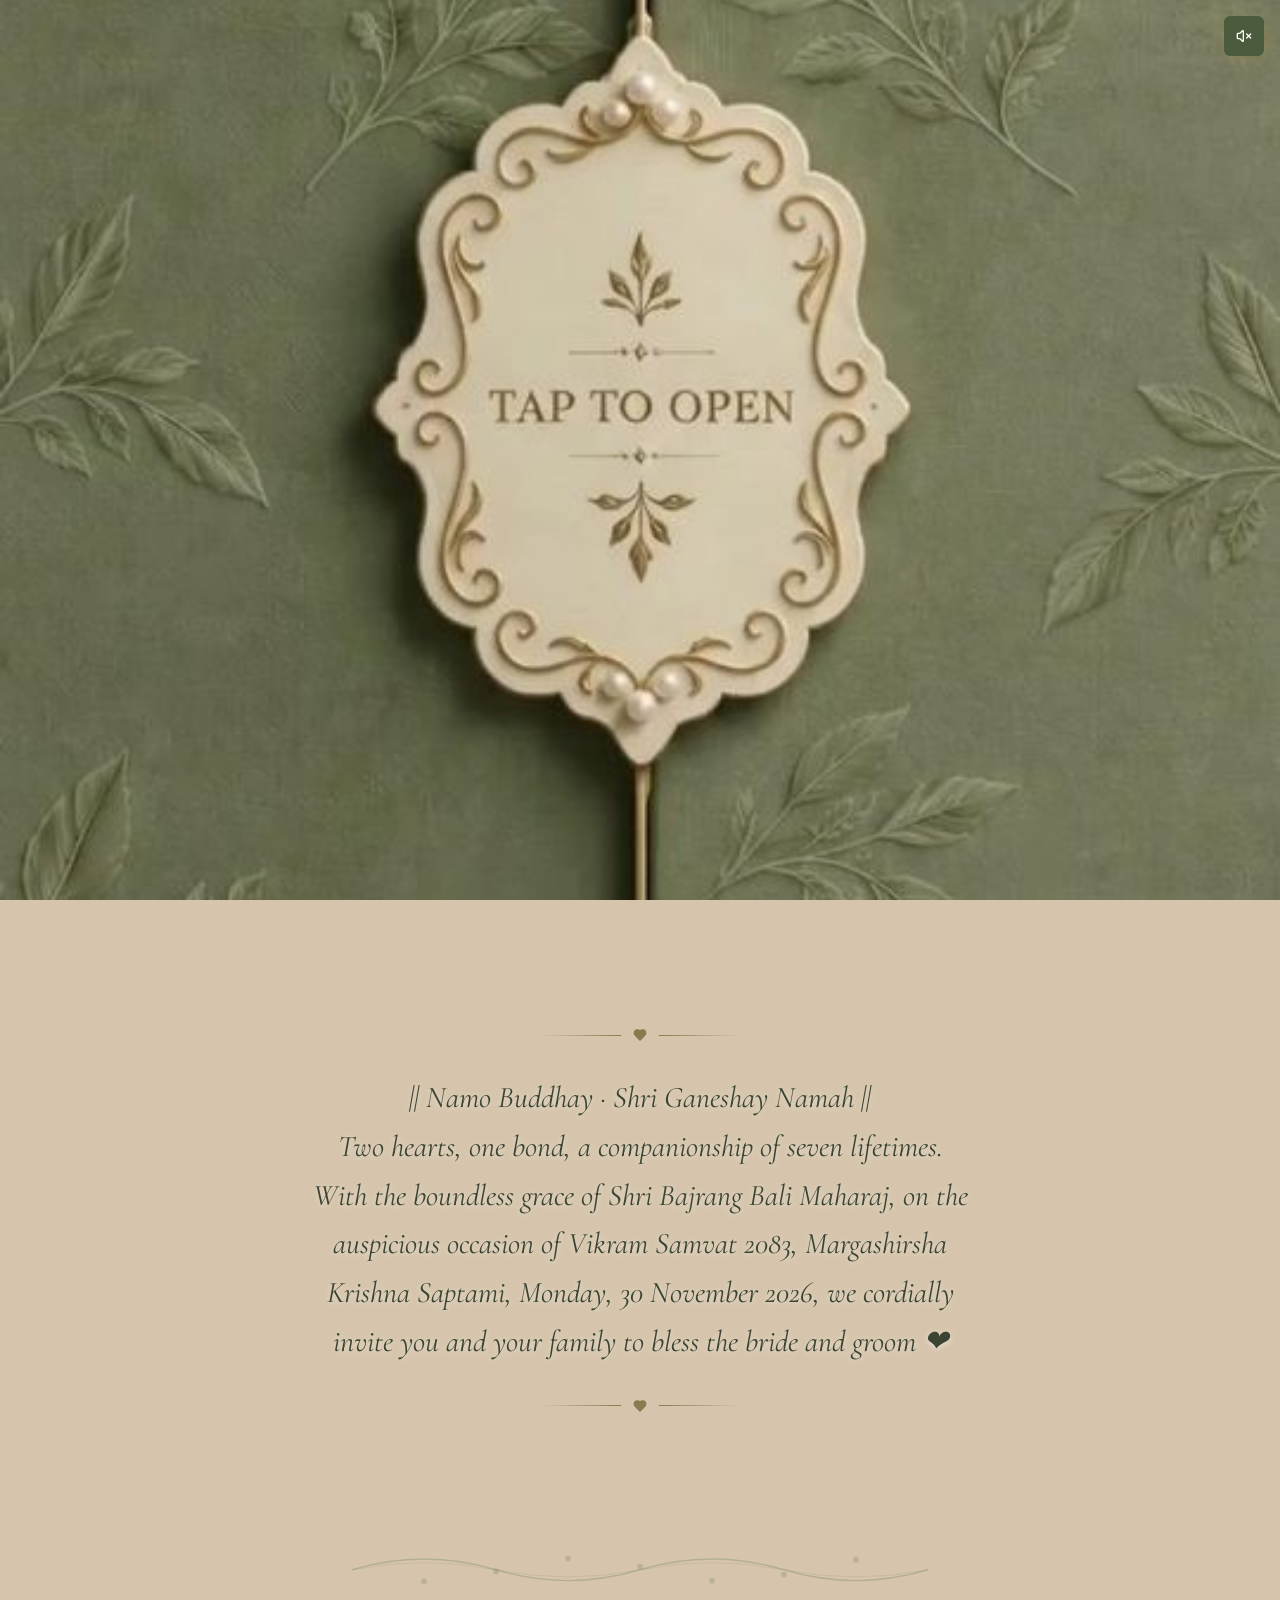
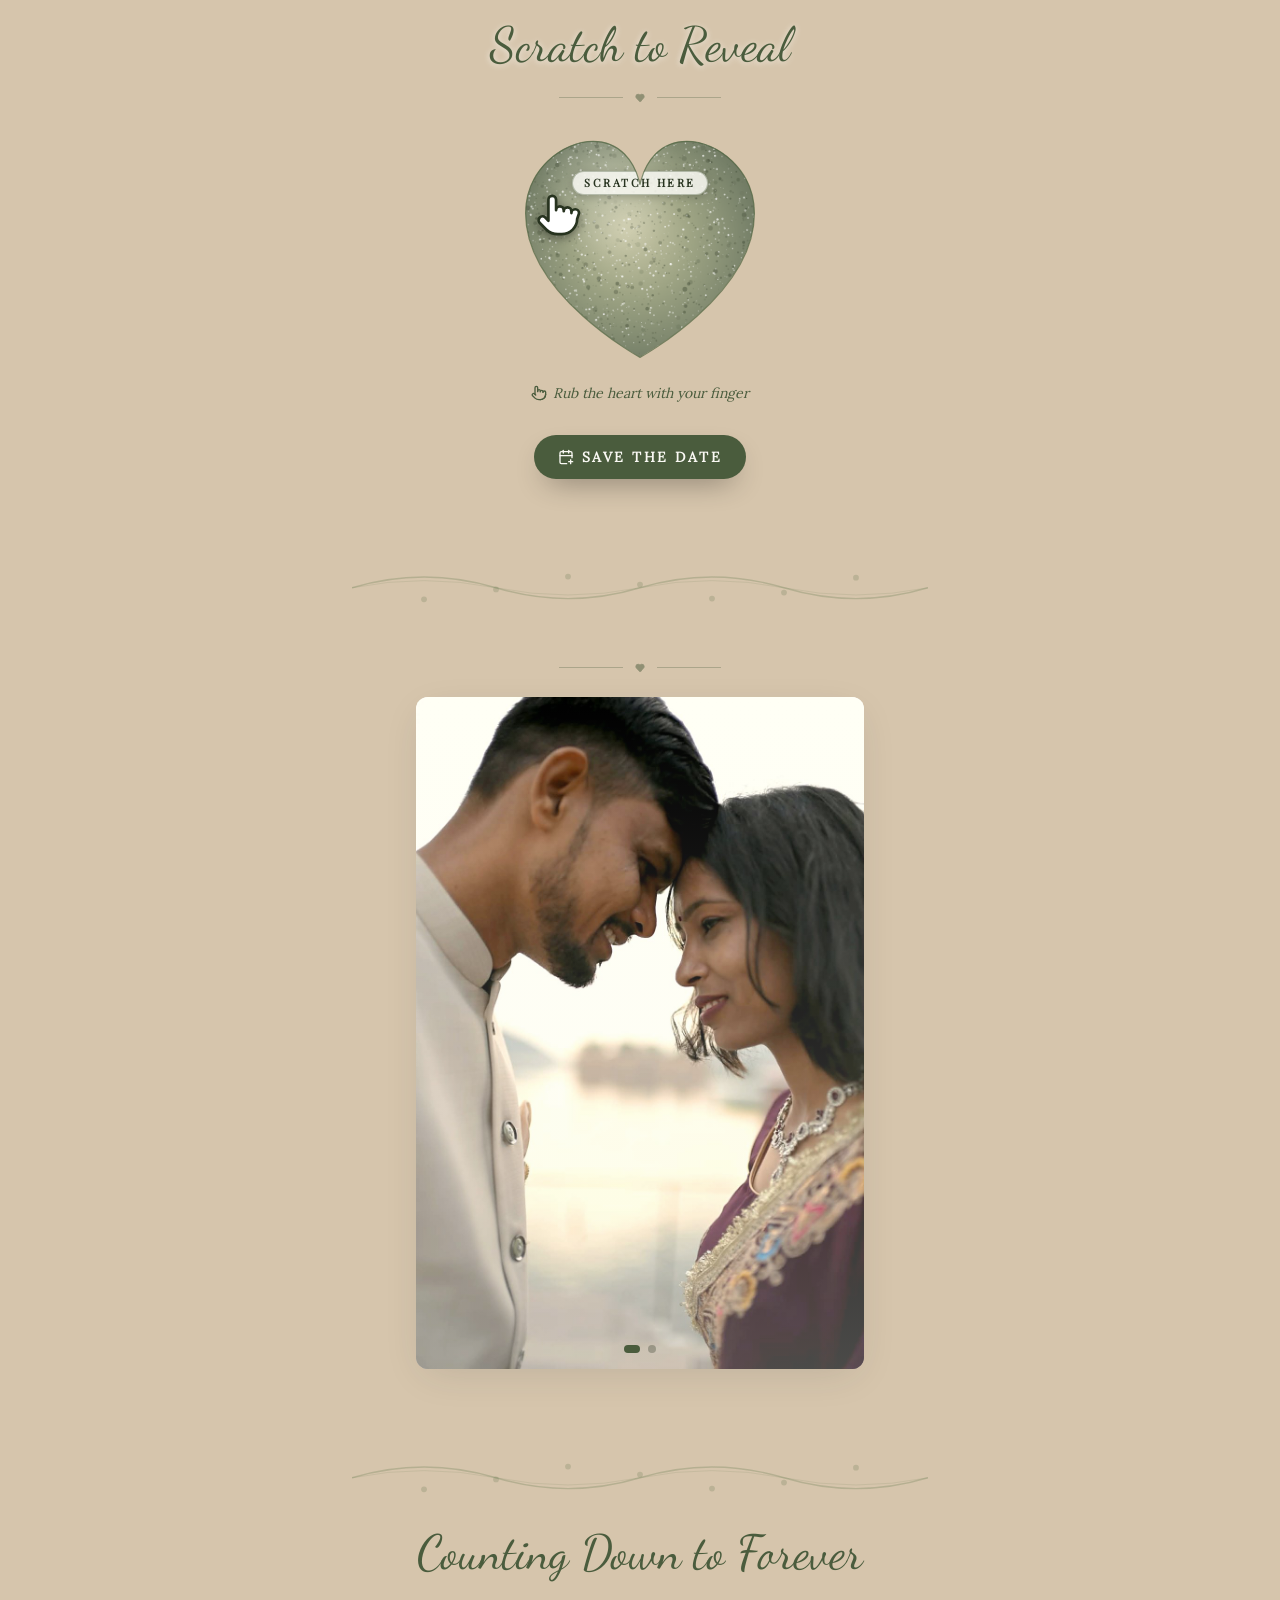
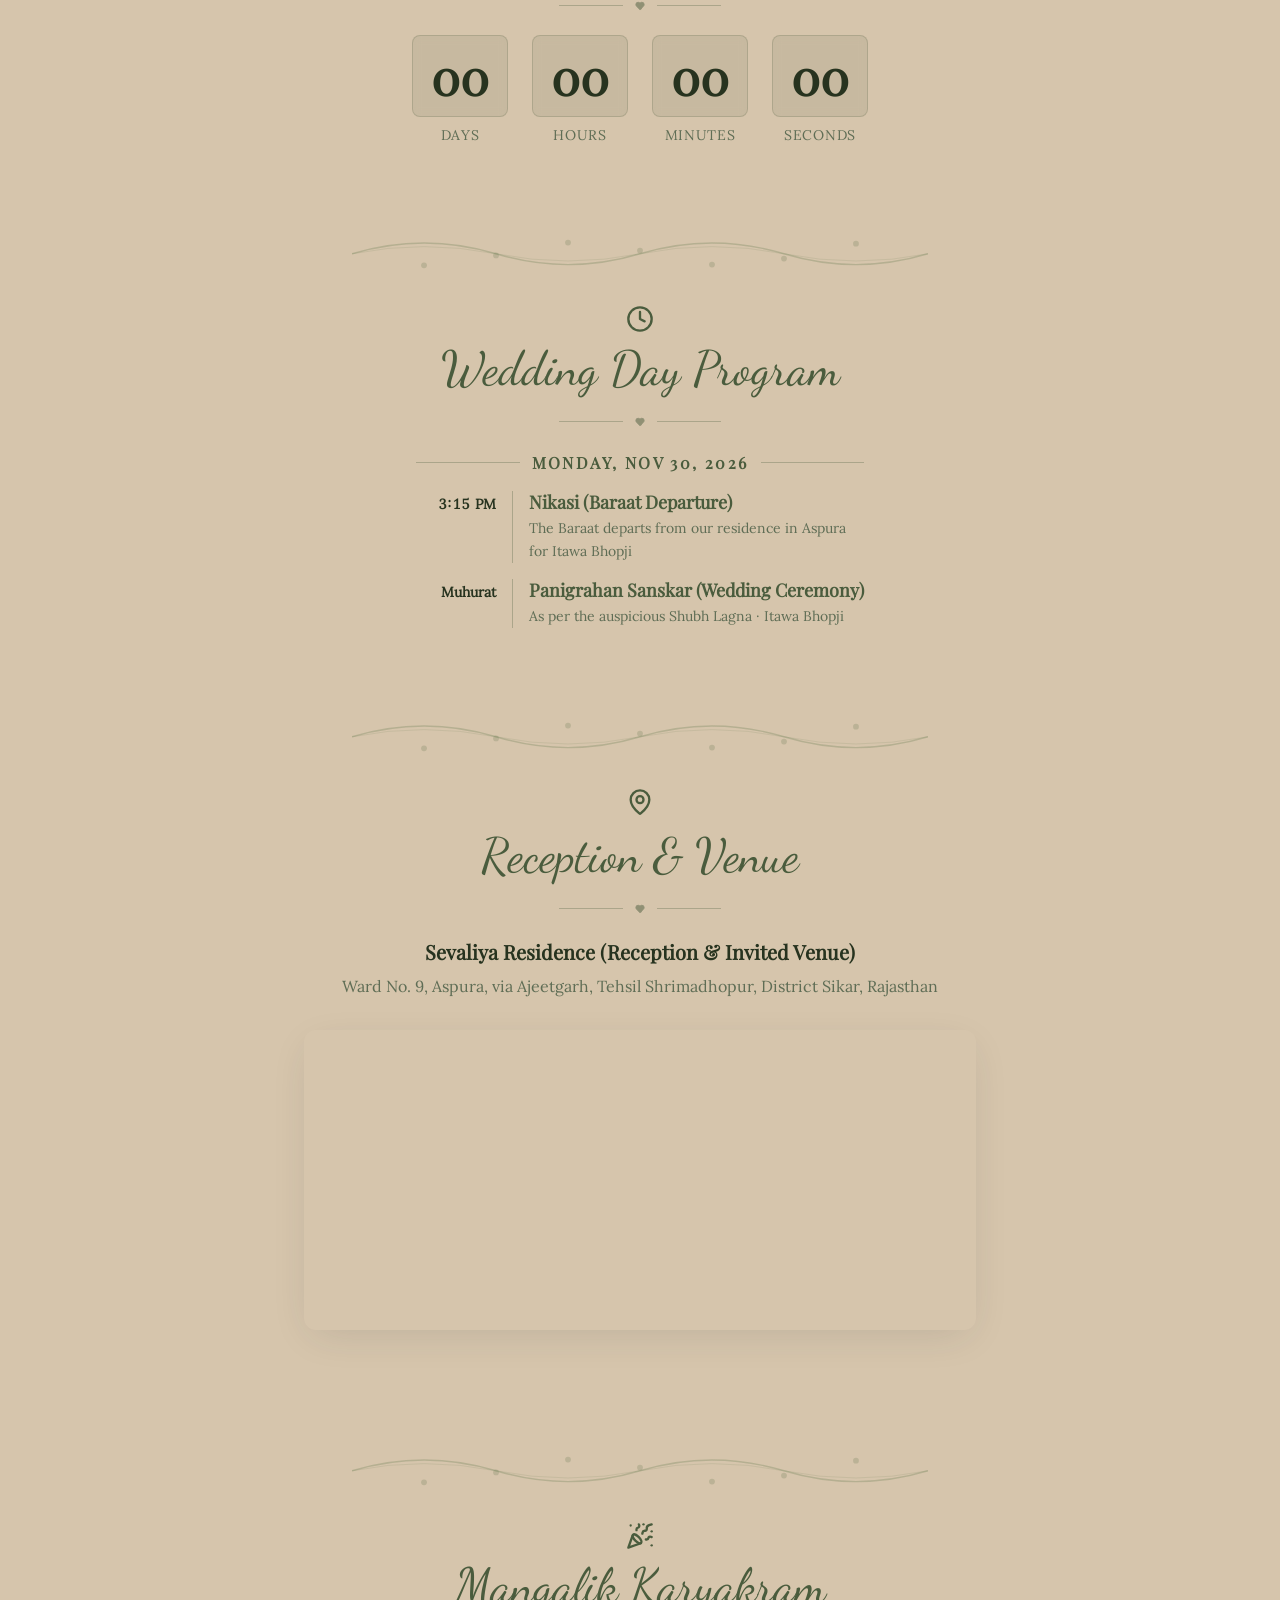
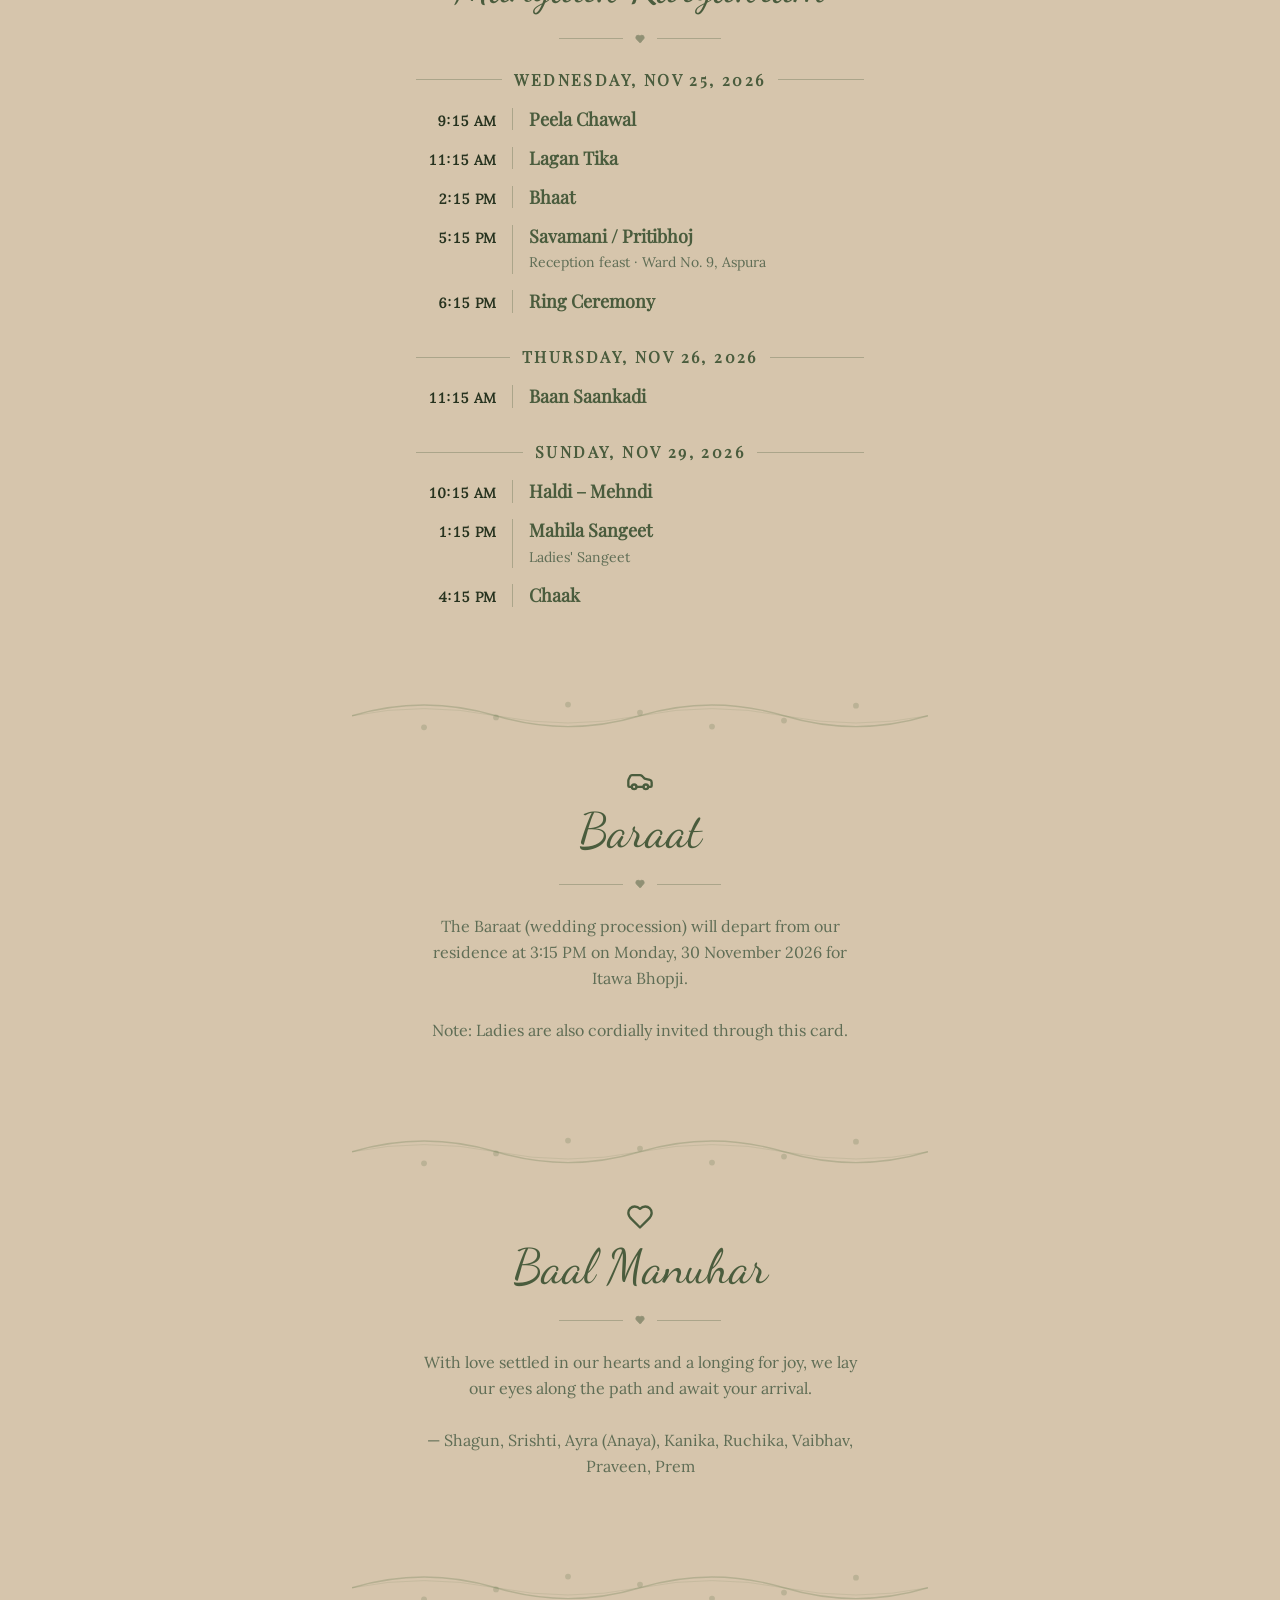
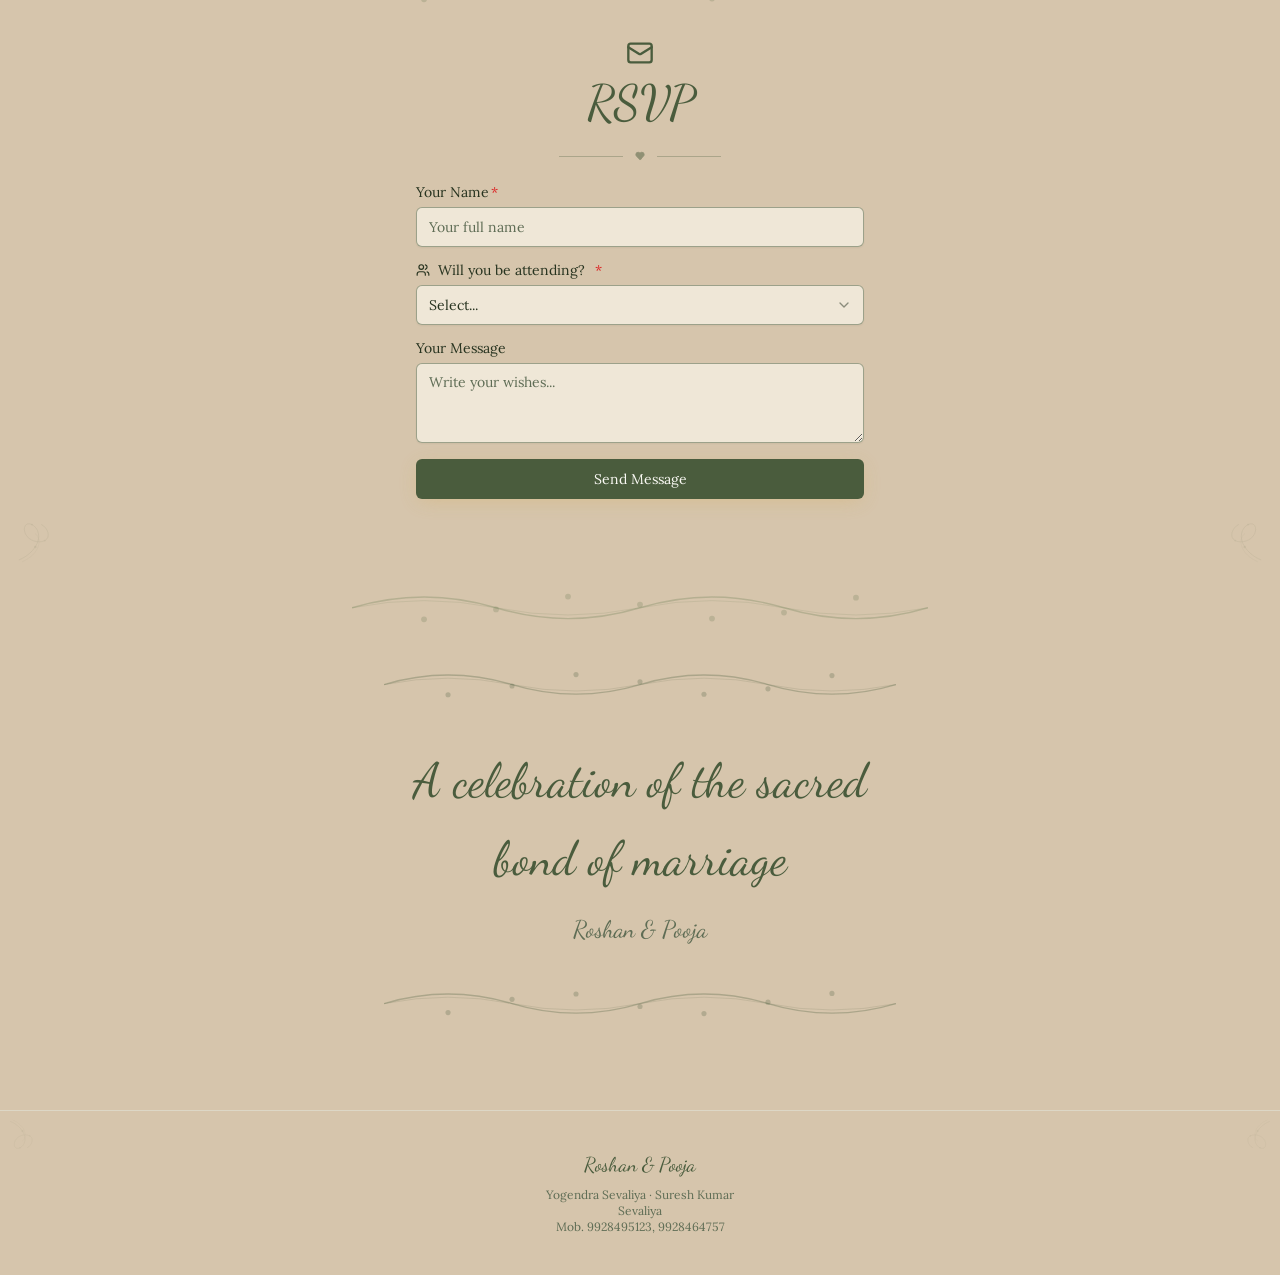
<file: index.html>
<!doctype html>
<html lang="en">
<head>
  <meta charset="utf-8">
  <meta name="viewport" content="width=device-width, initial-scale=1, viewport-fit=cover">
  <title>Roshan & Pooja - Wedding Invitation</title>
  <meta name="description" content="You are cordially invited to the wedding of Roshan & Pooja on Monday, 30 November 2026. Tap to open the invitation.">

  <!-- Link preview (WhatsApp, Facebook, Instagram, Telegram, iMessage) — keep the absolute site URL up to date -->
  <link rel="canonical" href="https://pooja-roshan-invitation.netlify.app/">
  <meta property="og:type" content="website">
  <meta property="og:site_name" content="Roshan & Pooja Wedding">
  <meta property="og:title" content="Roshan & Pooja - Wedding Invitation">
  <meta property="og:description" content="You are cordially invited to the wedding of Roshan & Pooja on Monday, 30 November 2026. Tap to open the invitation.">
  <meta property="og:url" content="https://pooja-roshan-invitation.netlify.app/">
  <meta property="og:image" content="https://pooja-roshan-invitation.netlify.app/assets/og-image.jpg">
  <meta property="og:image:secure_url" content="https://pooja-roshan-invitation.netlify.app/assets/og-image.jpg">
  <meta property="og:image:type" content="image/jpeg">
  <meta property="og:image:width" content="720">
  <meta property="og:image:height" content="1280">
  <meta property="og:image:alt" content="Tap to open - Roshan & Pooja wedding invitation">
  <meta property="og:video" content="https://pooja-roshan-invitation.netlify.app/assets/intro.mp4">
  <meta property="og:video:secure_url" content="https://pooja-roshan-invitation.netlify.app/assets/intro.mp4">
  <meta property="og:video:type" content="video/mp4">
  <meta property="og:video:width" content="720">
  <meta property="og:video:height" content="1280">
  <meta name="twitter:card" content="summary_large_image">
  <meta name="twitter:title" content="Roshan & Pooja - Wedding Invitation">
  <meta name="twitter:description" content="You are cordially invited to the wedding of Roshan & Pooja on Monday, 30 November 2026. Tap to open the invitation.">
  <meta name="twitter:image" content="https://pooja-roshan-invitation.netlify.app/assets/og-image.jpg">
  <meta name="theme-color" content="#6b7d55">
  <link rel="icon" href="assets/og-square.jpg" type="image/jpeg">
  <!-- fonts are self-hosted (assets/fonts) so the page does not wait on Google Fonts -->
  <link rel="preload" href="assets/poster.jpg" as="image" fetchpriority="high">
  <link rel="stylesheet" href="assets/fonts.css">
  <link rel="stylesheet" href="style.css">
</head>
<body class="is-closed">

<!-- lucide icon sprites -->
<svg width="0" height="0" style="position:absolute" aria-hidden="true">
  <defs>
    <symbol id="i-heart" viewBox="0 0 24 24"><path d="M19 14c1.49-1.46 3-3.21 3-5.5A5.5 5.5 0 0 0 16.5 3c-1.76 0-3 .5-4.5 2-1.5-1.5-2.74-2-4.5-2A5.5 5.5 0 0 0 2 8.5c0 2.3 1.5 4.05 3 5.5l7 7Z"/></symbol>
    <symbol id="i-volume-x" viewBox="0 0 24 24"><path d="M11 4.702a.705.705 0 0 0-1.203-.498L6.413 7.587A1.4 1.4 0 0 1 5.416 8H3a1 1 0 0 0-1 1v6a1 1 0 0 0 1 1h2.416a1.4 1.4 0 0 1 .997.413l3.383 3.384A.705.705 0 0 0 11 19.298z"/><line x1="22" x2="16" y1="9" y2="15"/><line x1="16" x2="22" y1="9" y2="15"/></symbol>
    <symbol id="i-volume-2" viewBox="0 0 24 24"><path d="M11 4.702a.705.705 0 0 0-1.203-.498L6.413 7.587A1.4 1.4 0 0 1 5.416 8H3a1 1 0 0 0-1 1v6a1 1 0 0 0 1 1h2.416a1.4 1.4 0 0 1 .997.413l3.383 3.384A.705.705 0 0 0 11 19.298z"/><path d="M16 9a5 5 0 0 1 0 6"/><path d="M19.364 18.364a9 9 0 0 0 0-12.728"/></symbol>
    <symbol id="i-chevron-down" viewBox="0 0 24 24"><path d="m6 9 6 6 6-6"/></symbol>
    <symbol id="i-calendar-plus" viewBox="0 0 24 24"><path d="M8 2v4"/><path d="M16 2v4"/><path d="M21 13V6a2 2 0 0 0-2-2H5a2 2 0 0 0-2 2v14a2 2 0 0 0 2 2h8"/><path d="M3 10h18"/><path d="M16 19h6"/><path d="M19 16v6"/></symbol>
    <symbol id="i-clock" viewBox="0 0 24 24"><circle cx="12" cy="12" r="10"/><polyline points="12 6 12 12 16 14"/></symbol>
    <symbol id="i-map-pin" viewBox="0 0 24 24"><path d="M20 10c0 4.993-5.539 10.193-7.399 11.799a1 1 0 0 1-1.202 0C9.539 20.193 4 14.993 4 10a8 8 0 0 1 16 0"/><circle cx="12" cy="10" r="3"/></symbol>
    <symbol id="i-shirt" viewBox="0 0 24 24"><path d="M20.38 3.46 16 2a4 4 0 0 1-8 0L3.62 3.46a2 2 0 0 0-1.34 2.23l.58 3.47a1 1 0 0 0 .99.84H6v10c0 1.1.9 2 2 2h8a2 2 0 0 0 2-2V10h2.15a1 1 0 0 0 .99-.84l.58-3.47a2 2 0 0 0-1.34-2.23z"/></symbol>
    <symbol id="i-party-popper" viewBox="0 0 24 24"><path d="M5.8 11.3 2 22l10.7-3.79"/><path d="M4 3h.01"/><path d="M22 8h.01"/><path d="M15 2h.01"/><path d="M22 20h.01"/><path d="m22 2-2.24.75a2.9 2.9 0 0 0-1.96 3.12c.1.86-.57 1.63-1.45 1.63h-.38c-.86 0-1.6.6-1.76 1.44L14 10"/><path d="m22 13-.82-.33c-.86-.34-1.82.2-1.98 1.11c-.11.7-.72 1.22-1.43 1.22H17"/><path d="m11 2 .33.82c.34.86-.2 1.82-1.11 1.98C9.52 4.9 9 5.52 9 6.23V7"/><path d="M11 13c1.93 1.93 2.83 4.17 2 5-.83.83-3.07-.07-5-2-1.93-1.93-2.83-4.17-2-5 .83-.83 3.07.07 5 2Z"/></symbol>
    <symbol id="i-car" viewBox="0 0 24 24"><path d="M19 17h2c.6 0 1-.4 1-1v-3c0-.9-.7-1.7-1.5-1.9C18.7 10.6 16 10 16 10s-1.3-1.4-2.2-2.3c-.5-.4-1.1-.7-1.8-.7H5c-.6 0-1.1.4-1.4.9l-1.4 2.9A3.7 3.7 0 0 0 2 12v4c0 .6.4 1 1 1h2"/><circle cx="7" cy="17" r="2"/><path d="M9 17h6"/><circle cx="17" cy="17" r="2"/></symbol>
    <symbol id="i-hotel" viewBox="0 0 24 24"><path d="M10 22v-6.57"/><path d="M12 11h.01"/><path d="M12 7h.01"/><path d="M14 15.43V22"/><path d="M15 16a5 5 0 0 0-6 0"/><path d="M16 11h.01"/><path d="M16 7h.01"/><path d="M8 11h.01"/><path d="M8 7h.01"/><rect x="4" y="2" width="16" height="20" rx="2"/></symbol>
    <symbol id="i-gift" viewBox="0 0 24 24"><rect x="3" y="8" width="18" height="4" rx="1"/><path d="M12 8v13"/><path d="M19 12v7a2 2 0 0 1-2 2H7a2 2 0 0 1-2-2v-7"/><path d="M7.5 8a2.5 2.5 0 0 1 0-5A4.8 8 0 0 1 12 8a4.8 8 0 0 1 4.5-5 2.5 2.5 0 0 1 0 5"/></symbol>
    <symbol id="i-mail" viewBox="0 0 24 24"><rect width="20" height="16" x="2" y="4" rx="2"/><path d="m22 7-8.97 5.7a1.94 1.94 0 0 1-2.06 0L2 7"/></symbol>
    <symbol id="i-pointer" viewBox="0 0 24 24"><path d="M22 14a8 8 0 0 1-8 8"/><path d="M18 11v-1a2 2 0 0 0-2-2a2 2 0 0 0-2 2"/><path d="M14 10V9a2 2 0 0 0-2-2a2 2 0 0 0-2 2v1"/><path d="M10 9.5V4a2 2 0 0 0-2-2a2 2 0 0 0-2 2v10"/><path d="M18 11a2 2 0 1 1 4 0v3a8 8 0 0 1-8 8h-2c-2.8 0-4.5-.86-5.99-2.34l-3.6-3.6a2 2 0 0 1 2.83-2.82L7 15"/></symbol>
    <symbol id="i-users" viewBox="0 0 24 24"><path d="M16 21v-2a4 4 0 0 0-4-4H6a4 4 0 0 0-4 4v2"/><circle cx="9" cy="7" r="4"/><path d="M22 21v-2a4 4 0 0 0-3-3.87"/><path d="M16 3.13a4 4 0 0 1 0 7.75"/></symbol>
    <symbol id="i-flourish" viewBox="0 0 100 100"><path d="M5 5C5 5 20 10 30 25C40 40 35 55 25 60C15 65 10 55 15 45C20 35 35 30 45 35C55 40 50 55 40 60" stroke="currentColor" stroke-width="1" stroke-linecap="round" opacity="0.5" fill="none"/><path d="M10 2C10 2 25 8 32 20C39 32 36 42 30 46" stroke="currentColor" stroke-width="0.8" stroke-linecap="round" opacity="0.3" fill="none"/><circle cx="30" cy="25" r="2" fill="currentColor" opacity="0.4"/><circle cx="25" cy="60" r="1.5" fill="currentColor" opacity="0.3"/><circle cx="45" cy="35" r="1.5" fill="currentColor" opacity="0.3"/></symbol>
    <symbol id="i-wave" viewBox="0 0 400 40"><path d="M0 20 Q50 5 100 20 Q150 35 200 20 Q250 5 300 20 Q350 35 400 20" stroke="currentColor" stroke-width="1" opacity="0.3" fill="none"/><path d="M0 20 Q50 10 100 20 Q150 30 200 20 Q250 10 300 20 Q350 30 400 20" stroke="currentColor" stroke-width="0.5" opacity="0.2" fill="none"/><circle cx="50" cy="27.98" r="2" fill="currentColor" opacity="0.25"/><circle cx="100" cy="21.13" r="2" fill="currentColor" opacity="0.25"/><circle cx="150" cy="12.18" r="2" fill="currentColor" opacity="0.25"/><circle cx="200" cy="17.76" r="2" fill="currentColor" opacity="0.25"/><circle cx="250" cy="27.5" r="2" fill="currentColor" opacity="0.25"/><circle cx="300" cy="23.3" r="2" fill="currentColor" opacity="0.25"/><circle cx="350" cy="12.96" r="2" fill="currentColor" opacity="0.25"/></symbol>
    <clipPath id="royal-heart-clip" clipPathUnits="objectBoundingBox"><path d="M0.5,0.96 C0.5,0.96 0.06,0.70 0.06,0.36 C0.06,0.18 0.20,0.06 0.32,0.06 C0.42,0.06 0.48,0.14 0.5,0.24 C0.52,0.14 0.58,0.06 0.68,0.06 C0.80,0.06 0.94,0.18 0.94,0.36 C0.94,0.70 0.5,0.96 0.5,0.96 Z"/></clipPath>
  </defs>
</svg>

<div class="invite">
  <audio id="music" loop preload="none"></audio>
  <div class="sparkle-bg" aria-hidden="true"></div>

  <!-- mute / unmute -->
  <div class="top-controls">
    <button id="muteBtn" class="icon-btn" type="button" aria-label="Toggle music">
      <svg class="ico" width="16" height="16"><use href="#i-volume-x"/></svg>
    </button>
  </div>

  <!-- ================= HERO ================= -->
  <section class="hero" id="hero">
    <video id="introVideo" class="hero-video" playsinline preload="auto" muted fetchpriority="high" disablepictureinpicture controlslist="nodownload noplaybackrate noremoteplayback nofullscreen"></video>

    <div class="hero-content" id="heroContent">
      <div class="hero-heart anim"><svg class="ico-fill" width="26" height="26"><use href="#i-heart"/></svg></div>
      <p class="hero-message anim" data-bind="hero.message"></p>
      <div class="hero-divider">
        <div class="line"></div>
        <svg class="ico-fill" width="10" height="10"><use href="#i-heart"/></svg>
        <div class="line"></div>
      </div>
      <h1 class="hero-name anim"><span data-bind="hero.groom.name"></span><p class="hero-subtext" data-bind="hero.groom.subtext"></p></h1>
      <p class="hero-amp anim">&amp;</p>
      <h1 class="hero-name anim"><span data-bind="hero.bride.name"></span><p class="hero-subtext" data-bind="hero.bride.subtext"></p></h1>
    </div>

    <div class="scroll-hint" id="scrollHint">
      <span data-bind="hero.scrollLabel"></span>
      <svg class="ico chev" width="28" height="28"><use href="#i-chevron-down"/></svg>
    </div>
  </section>

  <!-- ================= PAPER AREA ================= -->
  <div class="paper" id="paper">

    <section class="welcome">
      <div class="welcome-inner">
        <div class="welcome-divider">
          <div class="line l"></div>
          <svg class="ico-fill" width="14" height="14"><use href="#i-heart"/></svg>
          <div class="line r"></div>
        </div>
        <p class="welcome-text"><span data-bind="welcome.text"></span></p>
        <div class="welcome-divider bottom">
          <div class="line l"></div>
          <svg class="ico-fill" width="14" height="14"><use href="#i-heart"/></svg>
          <div class="line r"></div>
        </div>
      </div>
    </section>

    <div class="sections">

      <!-- Scratch to reveal -->
      <section class="sec reveal" id="sec-scratch">
        <svg class="wave-top"><use href="#i-wave"/></svg>
        <div class="center">
          <div>
            <h2 class="h2 scratch-title" data-bind="headings.scratch"></h2>
            <div class="divider"><div class="line"></div><svg class="ico-fill heart" width="10" height="10"><use href="#i-heart"/></svg><div class="line"></div></div>
          </div>
          <div class="heart-box">
            <div class="heart-shadow" aria-hidden="true"></div>
            <div class="heart-clip">
              <div class="heart-face">
                <p class="invited" id="invitedText" data-bind="headings.scratchInvited"></p>
                <p class="h-date" data-bind="event.dateLabel"></p>
                <p class="h-day" data-bind="event.dayLabel"></p>
                <p class="h-time" data-bind="event.timeLabel"></p>
              </div>
              <canvas id="scratchCanvas" class="scratch" width="325" height="300"></canvas>
              <div class="heart-vignette" aria-hidden="true"></div>
              <div class="heart-gloss" aria-hidden="true"></div>
              <!-- animated "scratch here" hint: shine sweep, label, finger + scratch trail (hidden on first touch) -->
              <div class="heart-shine" aria-hidden="true"></div>
              <div class="scratch-hint" aria-hidden="true">
                <span class="hint-label" data-bind="headings.scratchLabel"></span>
                <div class="hint-stage">
                  <svg class="hint-trail" viewBox="0 0 200 90" preserveAspectRatio="none"><path d="M22 30 C 50 10, 70 60, 100 44 S 150 18, 178 52"/></svg>
                  <svg class="hint-hand" viewBox="0 0 24 24"><path d="M22 14a8 8 0 0 1-8 8h-2c-2.8 0-4.5-.86-5.99-2.34l-3.6-3.6a2 2 0 0 1 2.83-2.82L7 15V4a2 2 0 0 1 4 0v5.5a2 2 0 0 1 4 0V10a2 2 0 0 1 4 0v1a2 2 0 1 1 4 0z"/></svg>
                </div>
              </div>
            </div>
            <svg class="heart-outline" viewBox="0 0 100 100" preserveAspectRatio="none" aria-hidden="true"><path d="M50,96 C50,96 6,70 6,36 C6,18 20,6 32,6 C42,6 48,14 50,24 C52,14 58,6 68,6 C80,6 94,18 94,36 C94,70 50,96 50,96 Z" fill="none" stroke="hsl(95, 22%, 32%)" stroke-width="1.2" vector-effect="non-scaling-stroke" opacity="0.7"/></svg>
          </div>
          <p class="scratch-cta" id="scratchCta"><svg class="ico" width="16" height="16"><use href="#i-pointer"/></svg><span data-bind="headings.scratchHint"></span></p>
        </div>
        <div class="std-wrap">
          <button type="button" class="std-btn" id="saveDateBtn" aria-expanded="false">
            <svg class="ico" width="16" height="16"><use href="#i-calendar-plus"/></svg><span data-bind="headings.saveTheDate"></span>
          </button>
        </div>
      </section>

      <!-- Slideshow -->
      <section class="sec reveal" id="sec-slides">
        <svg class="wave-top"><use href="#i-wave"/></svg>
        <div class="divider"><div class="line"></div><svg class="ico-fill heart" width="10" height="10"><use href="#i-heart"/></svg><div class="line"></div></div>
        <div class="slideshow" id="slideshow">
          <div class="slides" id="slides"></div>
          <div class="slides-fade"></div>
          <div class="dots" id="dots"></div>
        </div>
      </section>

      <!-- Countdown -->
      <section class="sec reveal" id="sec-countdown">
        <svg class="wave-top"><use href="#i-wave"/></svg>
        <div class="center">
          <h2 class="h2 primary mb3" data-bind="headings.countdown"></h2>
          <div class="divider"><div class="line"></div><svg class="ico-fill heart" width="10" height="10"><use href="#i-heart"/></svg><div class="line"></div></div>
          <div class="countdown">
            <div class="cd"><div class="cd-box"><div class="cd-num" id="cdDays">00</div></div><p class="cd-label">Days</p></div>
            <div class="cd"><div class="cd-box"><div class="cd-num" id="cdHours">00</div></div><p class="cd-label">Hours</p></div>
            <div class="cd"><div class="cd-box"><div class="cd-num" id="cdMinutes">00</div></div><p class="cd-label">Minutes</p></div>
            <div class="cd"><div class="cd-box"><div class="cd-num" id="cdSeconds">00</div></div><p class="cd-label">Seconds</p></div>
          </div>
        </div>
      </section>

      <!-- Timeline -->
      <section class="sec reveal" id="sec-timeline">
        <svg class="wave-top"><use href="#i-wave"/></svg>
        <div class="center">
          <svg class="ico sec-icon mb3" width="28" height="28"><use href="#i-clock"/></svg>
          <h2 class="h2 primary mb2" data-bind="headings.timeline"></h2>
          <div class="divider"><div class="line"></div><svg class="ico-fill heart" width="10" height="10"><use href="#i-heart"/></svg><div class="line"></div></div>
        </div>
        <div class="days" id="timelineDays"></div>
      </section>

      <!-- Venue -->
      <section class="sec reveal" id="sec-venue">
        <svg class="wave-top"><use href="#i-wave"/></svg>
        <svg class="ico sec-icon mb4" width="28" height="28"><use href="#i-map-pin"/></svg>
        <h2 class="h2 primary mb2 center" data-bind="headings.venue"></h2>
        <div class="divider"><div class="line"></div><svg class="ico-fill heart" width="10" height="10"><use href="#i-heart"/></svg><div class="line"></div></div>
        <div class="venue-text">
          <p class="venue-name" data-bind="venue.name"></p>
          <p class="muted" data-bind="venue.address"></p>
        </div>
        <div class="map-wrap"><iframe id="venueMap" width="100%" height="300" allowfullscreen loading="lazy" referrerpolicy="no-referrer-when-downgrade" title="Venue Map"></iframe></div>
      </section>

      <!-- Dress code -->
      <section class="sec reveal" id="sec-dress">
        <svg class="wave-top"><use href="#i-wave"/></svg>
        <svg class="ico sec-icon mb3" width="28" height="28"><use href="#i-shirt"/></svg>
        <h2 class="h2 primary mb2 center" data-bind="headings.dressCode"></h2>
        <div class="divider"><div class="line"></div><svg class="ico-fill heart" width="10" height="10"><use href="#i-heart"/></svg><div class="line"></div></div>
        <div class="dress-grid" id="dressGrid"></div>
      </section>

      <!-- Pre-wedding events -->
      <section class="sec reveal" id="sec-pre">
        <svg class="wave-top"><use href="#i-wave"/></svg>
        <svg class="ico sec-icon mb3" width="28" height="28"><use href="#i-party-popper"/></svg>
        <h2 class="h2 primary mb2 center" data-bind="headings.preEvents"></h2>
        <div class="divider"><div class="line"></div><svg class="ico-fill heart" width="10" height="10"><use href="#i-heart"/></svg><div class="line"></div></div>
        <div class="days" id="preDays"></div>
      </section>

      <!-- Transportation -->
      <section class="sec reveal" id="sec-transport">
        <svg class="wave-top"><use href="#i-wave"/></svg>
        <svg class="ico sec-icon mb3" width="28" height="28"><use href="#i-car"/></svg>
        <h2 class="h2 primary mb2 center" data-bind="headings.transportation"></h2>
        <div class="divider"><div class="line"></div><svg class="ico-fill heart" width="10" height="10"><use href="#i-heart"/></svg><div class="line"></div></div>
        <div class="text-block"><p class="muted pre" data-bind="transportation.text"></p></div>
      </section>

      <!-- Accommodation -->
      <section class="sec reveal" id="sec-stay">
        <svg class="wave-top"><use href="#i-wave"/></svg>
        <svg class="ico sec-icon mb3" width="28" height="28"><use href="#i-hotel"/></svg>
        <h2 class="h2 primary mb2 center" data-bind="headings.accommodation"></h2>
        <div class="divider"><div class="line"></div><svg class="ico-fill heart" width="10" height="10"><use href="#i-heart"/></svg><div class="line"></div></div>
        <div class="text-block"><p class="muted pre" data-bind="accommodation.text"></p></div>
      </section>

      <!-- Gifts -->
      <section class="sec reveal" id="sec-gifts">
        <svg class="wave-top"><use href="#i-wave"/></svg>
        <svg class="ico sec-icon mb3" width="28" height="28"><use href="#i-gift"/></svg>
        <h2 class="h2 primary mb2 center" data-bind="headings.gifts"></h2>
        <div class="divider"><div class="line"></div><svg class="ico-fill heart" width="10" height="10"><use href="#i-heart"/></svg><div class="line"></div></div>
        <div class="text-block"><p class="muted pre"><span data-bind="gifts.text"></span></p></div>
      </section>

      <!-- RSVP -->
      <section class="sec reveal" id="sec-rsvp">
        <svg class="wave-top"><use href="#i-wave"/></svg>
        <svg class="flourish bl"><use href="#i-flourish"/></svg>
        <svg class="flourish br"><use href="#i-flourish"/></svg>
        <svg class="ico sec-icon mb3" width="28" height="28"><use href="#i-mail"/></svg>
        <h2 class="h2 primary mb3 center" data-bind="headings.rsvp"></h2>
        <div class="divider"><div class="line"></div><svg class="ico-fill heart" width="10" height="10"><use href="#i-heart"/></svg><div class="line"></div></div>
        <form class="rsvp" id="rsvpForm" novalidate>
          <div class="field">
            <label for="rsvpName"><span data-bind="rsvp.nameLabel"></span><span class="req" aria-hidden="true">*</span></label>
            <input id="rsvpName" class="input" required type="text">
          </div>
          <div class="field">
            <label for="rsvpAttend" class="with-icon"><svg class="ico" width="14" height="14"><use href="#i-users"/></svg> <span data-bind="rsvp.attendingLabel"></span><span class="req" aria-hidden="true">*</span></label>
            <div class="select-wrap">
              <select id="rsvpAttend" class="input select" required>
                <option value="" disabled selected data-bind="rsvp.selectPlaceholder"></option>
                <option value="yes" data-bind="rsvp.optionYes"></option>
                <option value="no" data-bind="rsvp.optionNo"></option>
              </select>
              <svg class="ico chev" width="16" height="16"><use href="#i-chevron-down"/></svg>
            </div>
          </div>
          <div class="field">
            <label for="rsvpMsg" data-bind="rsvp.messageLabel"></label>
            <textarea id="rsvpMsg" class="input textarea" rows="3"></textarea>
          </div>
          <button class="submit" type="submit" data-bind="rsvp.buttonLabel"></button>
          <p class="rsvp-done" id="rsvpDone" hidden data-bind="rsvp.thankYou"></p>
        </form>
      </section>

    </div>

    <!-- ================= CLOSING ================= -->
    <div class="ending" id="ending">
      <section class="sec reveal">
        <svg class="wave-top"><use href="#i-wave"/></svg>
        <div class="closing">
          <svg class="wave-line mb8"><use href="#i-wave"/></svg>
          <p class="closing-text pre" data-bind="closing.text"></p>
          <p class="closing-sign pre" data-bind="closing.signature"></p>
          <svg class="wave-line mt8 flip"><use href="#i-wave"/></svg>
        </div>
      </section>
      <footer class="footer">
        <svg class="flourish tl"><use href="#i-flourish"/></svg>
        <svg class="flourish tr"><use href="#i-flourish"/></svg>
        <p class="footer-names pre" data-bind="footer.names"></p>
        <p class="footer-credit"><span data-bind="footer.creditText"></span> <a id="creditLink" class="gold-text" href="#"><span data-bind="footer.creditLink"></span><span class="tm" aria-label="trademark">™</span></a></p>
      </footer>
    </div>
  </div>

  <!-- Save-the-date dropdown (positioned by script) -->
  <div class="cal-menu" id="calMenu" hidden>
    <button type="button" data-cal="google"><span>Google Calendar</span></button>
    <button type="button" data-cal="outlook"><span>Office 365 / Outlook</span></button>
    <button type="button" data-cal="yahoo"><span>Yahoo Calendar</span></button>
    <button type="button" data-cal="apple"><span>Apple Calendar</span></button>
    <button type="button" data-cal="ics"><span>Other (.ics file)</span></button>
    <p class="cal-note" id="calNote"></p>
  </div>

  <div class="confetti" id="confetti" aria-hidden="true"></div>
</div>

<script src="config.js"></script>
<script src="script.js"></script>
</body>
</html>
</file>
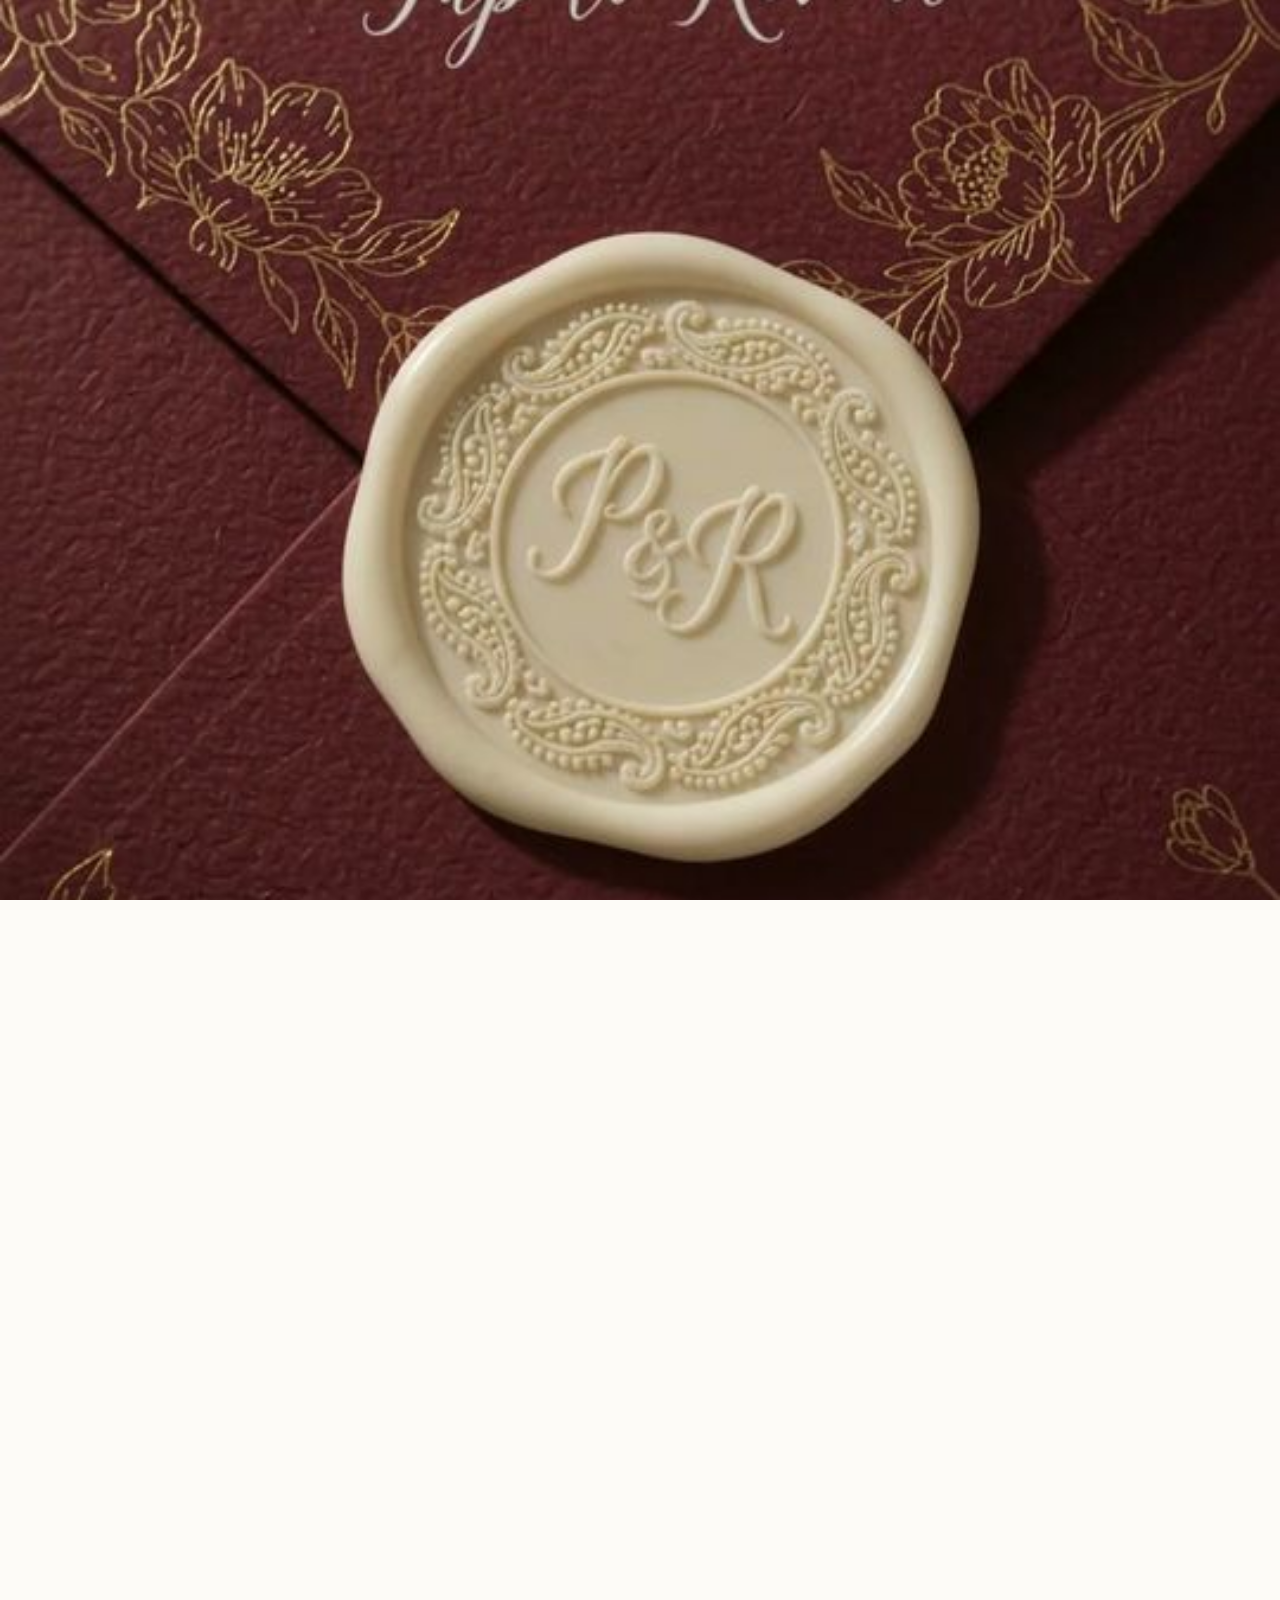
<file: bride/index.html>
<!doctype html>
<html lang="en">
<head>
  <meta charset="utf-8">
  <meta name="viewport" content="width=device-width, initial-scale=1, viewport-fit=cover">
  <title>Pooja & Roshan - Wedding Invitation</title>
  <meta name="description" content="You are cordially invited to the wedding of Pooja & Roshan on Monday, 30 November 2026. Tap to reveal the invitation.">
  <link rel="canonical" href="https://pooja-roshan-invitation.netlify.app/bride/">
  <meta property="og:type" content="website">
  <meta property="og:site_name" content="Pooja & Roshan Wedding">
  <meta property="og:title" content="Pooja & Roshan - Wedding Invitation">
  <meta property="og:description" content="You are cordially invited to the wedding of Pooja & Roshan on Monday, 30 November 2026. Tap to reveal the invitation.">
  <meta property="og:url" content="https://pooja-roshan-invitation.netlify.app/bride/">
  <meta property="og:image" content="https://pooja-roshan-invitation.netlify.app/assets/og-bride.jpg">
  <meta property="og:image:secure_url" content="https://pooja-roshan-invitation.netlify.app/assets/og-bride.jpg">
  <meta property="og:image:type" content="image/jpeg">
  <meta property="og:image:width" content="720">
  <meta property="og:image:height" content="1280">
  <meta property="og:image:alt" content="Tap to reveal - Pooja & Roshan wedding invitation">
  <meta name="twitter:card" content="summary_large_image">
  <meta name="twitter:title" content="Pooja & Roshan - Wedding Invitation">
  <meta name="twitter:description" content="You are cordially invited to the wedding of Pooja & Roshan on Monday, 30 November 2026. Tap to reveal the invitation.">
  <meta name="twitter:image" content="https://pooja-roshan-invitation.netlify.app/assets/og-bride.jpg">
  <meta name="theme-color" content="#8a4f4c">
  <link rel="icon" href="../assets/favicon-bride.png" type="image/png">
  <link rel="apple-touch-icon" href="../assets/favicon-bride.png">
  <link rel="preload" href="../assets/bride-poster.jpg" as="image" fetchpriority="high">
  <link rel="stylesheet" href="../assets/fonts-bride.css">
  <link rel="stylesheet" href="style.css">
</head>
<body class="no-scroll">

<audio id="bg-music" loop preload="none"></audio>

<!-- music toggle -->
<button id="audio-btn" type="button" aria-label="Toggle music">
  <svg id="audio-on" viewBox="0 0 24 24" fill="none" stroke="currentColor" stroke-width="2" stroke-linecap="round" stroke-linejoin="round" style="display:none"><polygon points="11 5 6 9 2 9 2 15 6 15 11 19 11 5"/><path d="M15.54 8.46a5 5 0 0 1 0 7.07"/><path d="M19.07 4.93a10 10 0 0 1 0 14.14"/></svg>
  <svg id="audio-off" viewBox="0 0 24 24" fill="none" stroke="currentColor" stroke-width="2" stroke-linecap="round" stroke-linejoin="round"><polygon points="11 5 6 9 2 9 2 15 6 15 11 19 11 5"/><line x1="23" y1="9" x2="17" y2="15"/><line x1="17" y1="9" x2="23" y2="15"/></svg>
</button>

<!-- ============ INTRO: tap to reveal ============ -->
<div class="video-intro" id="intro">
  <video id="introVideo" playsinline muted preload="auto" disablepictureinpicture controlslist="nodownload noplaybackrate noremoteplayback nofullscreen"></video>
  <img id="introCover" class="intro-cover" alt="Tap to reveal">
</div>
<canvas id="petals-canvas" aria-hidden="true"></canvas>
<canvas id="confetti-canvas" aria-hidden="true"></canvas>

<div id="main-content">

  <!-- ============ HERO ============ -->
  <section id="hero">
    <div class="hero-corner"><span></span></div>
    <div class="hero-card" data-reveal>
      <img class="hero-icon reveal" id="ganesh" alt="Ganesha">
      <div class="god-quote reveal" id="shloka"></div>
      <div class="intro-text reveal" id="introText"></div>
      <div class="couple-name shimmer reveal" id="name1"></div>
      <div class="amp-row reveal"><span class="amp-line"></span><span class="amp">&amp;</span><span class="amp-line"></span></div>
      <div class="couple-name shimmer reveal" id="name2"></div>
      <div class="parent-sub reveal" id="parents"></div>
    </div>
    <div class="scroll-indicator">
      <span id="scrollLabel"></span>
      <svg viewBox="0 0 24 24" fill="none" stroke="currentColor" stroke-width="2" stroke-linecap="round" stroke-linejoin="round"><path d="M12 5v14M5 12l7 7 7-7"/></svg>
    </div>
  </section>

  <!-- ============ SAVE THE DATE (scratch) ============ -->
  <section id="scratch-section" class="scratch-section" data-reveal>
    <span class="scratch-title-sub reveal" id="sdLabel"></span>
    <h2 class="scratch-title reveal" id="sdTitle"></h2>
    <div class="scratch-desc reveal" id="sdDesc"></div>
    <div class="scratch-grid reveal" id="scratchGrid"></div>
  </section>

  <!-- everything below unlocks after the three cards are scratched -->
  <div class="locked-content" id="locked">

    <!-- ============ COUNTDOWN ============ -->
    <section id="countdown-section" class="scratch-section" data-reveal>
      <div class="cd-card reveal">
        <div class="cd-quote" id="cdQuote"></div>
        <span class="cd-script" id="cdScript"></span>
        <span class="cd-date" id="cdDate"></span>
        <div class="cd-grid">
          <div class="cd-unit"><span class="cd-num" id="cdDays">00</span><span class="cd-lbl">Days</span></div>
          <div class="cd-unit"><span class="cd-num" id="cdHours">00</span><span class="cd-lbl">Hours</span></div>
          <div class="cd-unit"><span class="cd-num" id="cdMins">00</span><span class="cd-lbl">Mins</span></div>
          <div class="cd-unit"><span class="cd-num" id="cdSecs">00</span><span class="cd-lbl">Secs</span></div>
        </div>
      </div>
    </section>

    <!-- ============ OUR STORY ============ -->
    <section id="story-section">
      <div class="story-head">
        <span class="scratch-title-sub" id="storyLabel"></span>
        <h2 class="scratch-title story-title" id="storyTitle"></h2>
      </div>
      <div class="story-stack-container" id="storyStack"></div>
    </section>

    <!-- ============ VENUE ============ -->
    <section id="venue-section" data-reveal>
      <span class="sec-label reveal" id="venueLabel"></span>
      <h2 class="sec-heading reveal" id="venueTitle"></h2>
      <div class="venue-card reveal">
        <div class="venue-img-wrap">
          <iframe id="venueMap" title="Venue map" loading="lazy" referrerpolicy="no-referrer-when-downgrade" allowfullscreen></iframe>
          <div class="venue-img-tint"></div>
        </div>
        <div class="venue-info">
          <div class="venue-star">✦</div>
          <h3 class="venue-name" id="venueName"></h3>
          <p class="venue-addr" id="venueAddr"></p>
          <a class="venue-btn" id="venueBtn" target="_blank" rel="noopener">
            <svg width="18" height="18" viewBox="0 0 24 24" fill="none" stroke="currentColor" stroke-width="2" stroke-linecap="round" stroke-linejoin="round"><path d="M21 10c0 7-9 13-9 13s-9-6-9-13a9 9 0 0 1 18 0z"/><circle cx="12" cy="10" r="3"/></svg>
            <span id="venueBtnLabel"></span>
          </a>
        </div>
      </div>
    </section>

    <!-- ============ FESTIVITIES ============ -->
    <section id="events-section">
      <span class="scratch-title-sub events-label" id="eventsLabel"></span>
      <h2 class="scratch-title events-title" id="eventsTitle"></h2>
      <div class="events-stack" id="eventsStack"></div>
    </section>

    <!-- ============ RSVP ============ -->
    <section id="rsvp-section">
      <div id="rsvpForm">
        <span class="scratch-title-sub events-label" id="rsvpLabel"></span>
        <h2 class="scratch-title rsvp-title" id="rsvpTitle"></h2>
        <p class="rsvp-intro" id="rsvpIntro"></p>
        <form class="rsvp-form" id="rsvp" novalidate>
          <div class="evt-details rsvp-box">
            <p class="rsvp-q">Your details</p>
            <div class="rsvp-field">
              <label class="rsvp-lbl" for="rName">Your name</label>
              <input class="rsvp-line" id="rName" type="text" placeholder="Full name" autocomplete="name">
            </div>
            <div class="rsvp-field" style="margin-bottom:0">
              <label class="rsvp-lbl" for="rPhone">Phone number</label>
              <div class="rsvp-phone"><span class="rsvp-cc">+91</span><input class="rsvp-line" id="rPhone" type="tel" placeholder="00000 00000" autocomplete="tel"></div>
            </div>
          </div>

          <div class="evt-details rsvp-box">
            <p class="rsvp-q">Will you join us?</p>
            <label class="rsvp-choice yes active" id="choiceYes"><input type="radio" name="attending" value="yes" checked>Joyfully accept 🎉</label>
            <label class="rsvp-choice no" id="choiceNo"><input type="radio" name="attending" value="no">Regrettably decline</label>
          </div>

          <div id="rsvpExtra">
            <div class="evt-details rsvp-box">
              <p class="rsvp-q">Party size</p>
              <select class="rsvp-select" id="rSize">
                <option value="1">1 (Just me)</option><option value="2">2 guests</option><option value="3">3 guests</option><option value="4">4 guests</option><option value="5">5 guests</option><option value="6+">6 or more</option>
              </select>
            </div>
            <div class="evt-details rsvp-box">
              <p class="rsvp-q">Events you'll attend</p>
              <div class="rsvp-events" id="rsvpEvents"></div>
            </div>
            <div class="evt-details rsvp-box">
              <p class="rsvp-q">A song for the dance floor</p>
              <input class="rsvp-line" id="rSong" type="text" placeholder="e.g. Kala Chashma">
            </div>
            <div class="evt-details rsvp-box">
              <p class="rsvp-q">🍽️ Dietary preferences</p>
              <select class="rsvp-select round" id="rDiet">
                <option value="No specific preferences">No specific preferences</option><option value="Vegetarian">Vegetarian</option><option value="Vegan">Vegan</option><option value="Jain food">Jain Food</option><option value="Other">Other</option>
              </select>
            </div>
            <div class="evt-details rsvp-box last">
              <p class="rsvp-q">Marriage advice for us</p>
              <textarea class="rsvp-area" id="rAdvice" placeholder="Share something sweet, funny, or wise..."></textarea>
            </div>
          </div>
          <button class="rsvp-send btn-micro" id="rsvpSend" type="submit"><span id="rsvpSendLabel">Send RSVP</span></button>
        </form>
      </div>
      <div id="rsvpDone" class="rsvp-done" hidden>
        <div class="rsvp-check"><svg width="40" height="30" viewBox="0 0 14 10" fill="none"><path d="M1 5L4.5 8.5L13 1" stroke="white" stroke-width="2.5" stroke-linecap="round" stroke-linejoin="round"/></svg></div>
        <h2 id="thanksTitle"></h2>
        <p id="thanksText"></p>
      </div>
    </section>

    <!-- ============ FOOTER ============ -->
    <footer id="footer-section" data-reveal>
      <div class="footer-msg reveal" id="footerMsg"></div>
      <div class="footer-regards-wrap reveal">
        <span class="footer-regards" id="footerRegardsLabel"></span>
        <span class="footer-regards-name" id="footerRegards"></span>
      </div>
      <span class="footer-name reveal" id="footerNames"></span>
      <div class="footer-credit reveal" id="footerCredit"></div>
    </footer>

  </div><!-- /locked -->
</div><!-- /main-content -->

<div class="bright-flash" id="flash"></div>

<script src="config.js"></script>
<script src="script.js"></script>
</body>
</html>
</file>
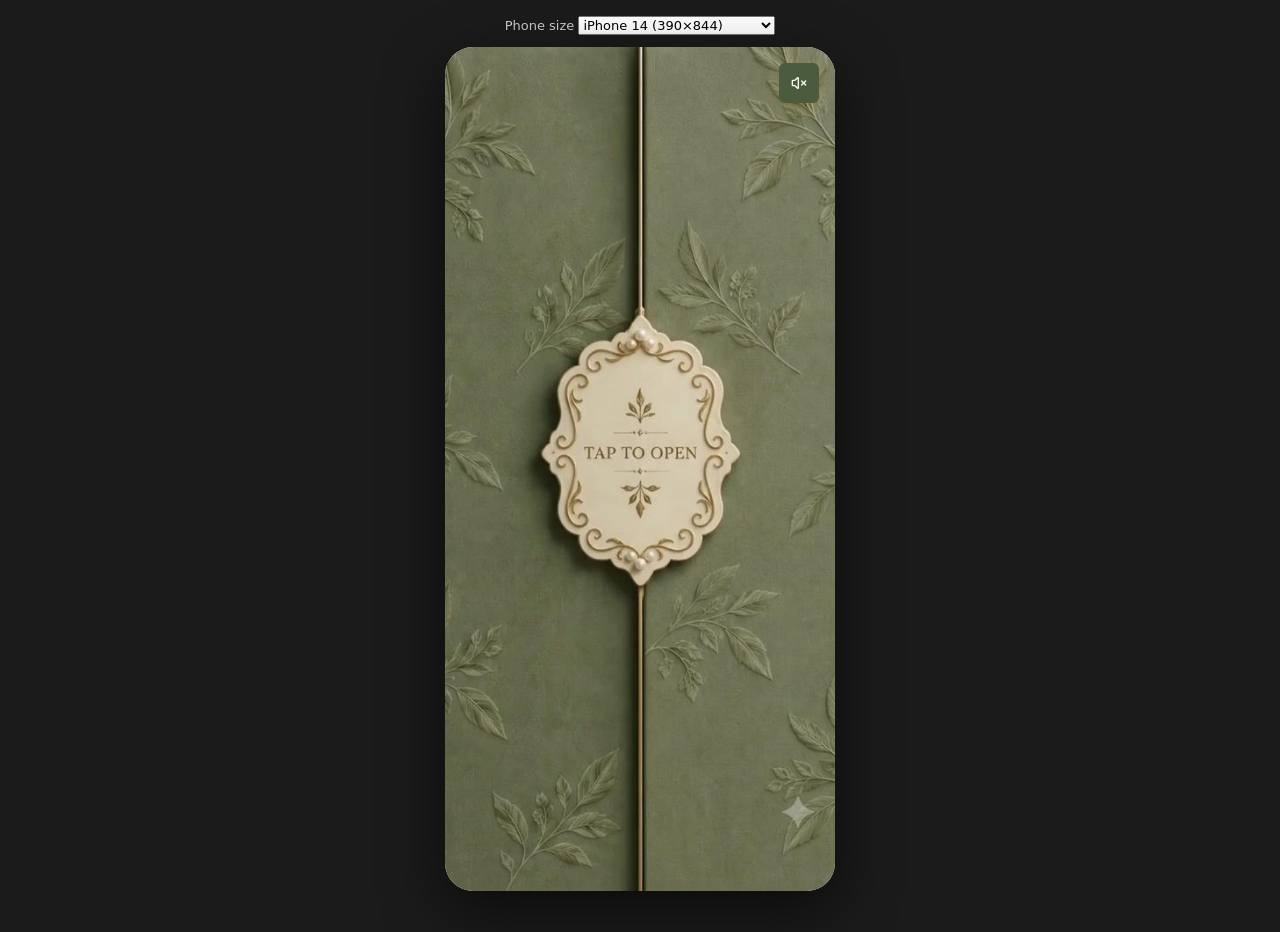
<file: preview.html>
<!doctype html>
<html lang="en">
<head>
<meta charset="utf-8">
<title>Phone preview</title>
<style>
  body { margin: 0; min-height: 100vh; background: #1b1b1b; display: flex; flex-direction: column; align-items: center; gap: 12px; padding: 16px; font: 13px system-ui, sans-serif; color: #ccc; }
  select { font: inherit; }
  iframe { border: 0; width: 390px; height: 844px; border-radius: 28px; box-shadow: 0 20px 60px rgba(0,0,0,.6); background: #000; }
</style>
</head>
<body>
  <label>Phone size
    <select id="size">
      <option value="390x844">iPhone 14 (390×844)</option>
      <option value="375x667">iPhone SE (375×667)</option>
      <option value="360x800">Android (360×800)</option>
      <option value="412x915">Pixel 7 (412×915)</option>
      <option value="430x932">iPhone Pro Max (430×932)</option>
    </select>
  </label>
  <iframe id="frame" src="index.html" allow="autoplay"></iframe>
  <script>
    const f = document.getElementById('frame'), s = document.getElementById('size');
    const apply = () => { const [w, h] = s.value.split('x'); f.style.width = w + 'px'; f.style.height = h + 'px'; };
    s.addEventListener('change', apply);
    const q = new URLSearchParams(location.search).get('size'); if (q) { s.value = q; }
    apply();
  </script>
</body>
</html>
</file>
<file: assets/fonts.css>
/* Self-hosted Google Fonts (OFL), latin subset, variable weights */
@font-face { font-family: 'Cormorant Garamond'; font-style: italic; font-weight: 400; font-display: swap; src: url(fonts/cormorant-garamond-italic.woff2) format('woff2'); unicode-range: U+0000-00FF, U+0131, U+0152-0153, U+02BB-02BC, U+02C6, U+02DA, U+02DC, U+0304, U+0308, U+0329, U+2000-206F, U+20AC, U+2122, U+2191, U+2193, U+2212, U+2215, U+FEFF, U+FFFD; }
@font-face { font-family: 'Cormorant Garamond'; font-style: normal; font-weight: 400; font-display: swap; src: url(fonts/cormorant-garamond-normal.woff2) format('woff2'); unicode-range: U+0000-00FF, U+0131, U+0152-0153, U+02BB-02BC, U+02C6, U+02DA, U+02DC, U+0304, U+0308, U+0329, U+2000-206F, U+20AC, U+2122, U+2191, U+2193, U+2212, U+2215, U+FEFF, U+FFFD; }
@font-face { font-family: 'Dancing Script'; font-style: normal; font-weight: 400 700; font-display: swap; src: url(fonts/dancing-script-normal.woff2) format('woff2'); unicode-range: U+0000-00FF, U+0131, U+0152-0153, U+02BB-02BC, U+02C6, U+02DA, U+02DC, U+0304, U+0308, U+0329, U+2000-206F, U+20AC, U+2122, U+2191, U+2193, U+2212, U+2215, U+FEFF, U+FFFD; }
@font-face { font-family: 'Great Vibes'; font-style: normal; font-weight: 400; font-display: swap; src: url(fonts/great-vibes-normal.woff2) format('woff2'); unicode-range: U+0000-00FF, U+0131, U+0152-0153, U+02BB-02BC, U+02C6, U+02DA, U+02DC, U+0304, U+0308, U+0329, U+2000-206F, U+20AC, U+2122, U+2191, U+2193, U+2212, U+2215, U+FEFF, U+FFFD; }
@font-face { font-family: 'Lora'; font-style: normal; font-weight: 400; font-display: swap; src: url(fonts/lora-normal.woff2) format('woff2'); unicode-range: U+0000-00FF, U+0131, U+0152-0153, U+02BB-02BC, U+02C6, U+02DA, U+02DC, U+0304, U+0308, U+0329, U+2000-206F, U+20AC, U+2122, U+2191, U+2193, U+2212, U+2215, U+FEFF, U+FFFD; }
@font-face { font-family: 'Playfair Display'; font-style: italic; font-weight: 400; font-display: swap; src: url(fonts/playfair-display-italic.woff2) format('woff2'); unicode-range: U+0000-00FF, U+0131, U+0152-0153, U+02BB-02BC, U+02C6, U+02DA, U+02DC, U+0304, U+0308, U+0329, U+2000-206F, U+20AC, U+2122, U+2191, U+2193, U+2212, U+2215, U+FEFF, U+FFFD; }
@font-face { font-family: 'Playfair Display'; font-style: normal; font-weight: 400; font-display: swap; src: url(fonts/playfair-display-normal.woff2) format('woff2'); unicode-range: U+0000-00FF, U+0131, U+0152-0153, U+02BB-02BC, U+02C6, U+02DA, U+02DC, U+0304, U+0308, U+0329, U+2000-206F, U+20AC, U+2122, U+2191, U+2193, U+2212, U+2215, U+FEFF, U+FFFD; }
</file>
<file: style.css>
/* ============================================================
   Royal Grace invitation — hand-written CSS (mobile first)
   Values mirror the original build pixel for pixel.
   ============================================================ */

/* ---------- reset (matches Tailwind preflight where it matters) ---------- */
*, ::before, ::after { box-sizing: border-box; border: 0 solid; margin: 0; padding: 0; }
html { line-height: 1.5; -webkit-text-size-adjust: 100%; tab-size: 4; -webkit-tap-highlight-color: transparent; color-scheme: only light; }
html, body { background-color: #0f0f0f; }
body { font-family: "Lora", serif; color: hsl(220 15% 20%); overscroll-behavior: none; }
body.is-closed { overflow: hidden; touch-action: none; }
h1, h2, h3, p { font-size: inherit; font-weight: inherit; }
img, svg, video, canvas, iframe { display: block; vertical-align: middle; }
img, video { max-width: 100%; height: auto; }
button, input, select, textarea { font: inherit; color: inherit; background: transparent; letter-spacing: inherit; }
button, [role="button"] { cursor: pointer; }
a { color: inherit; text-decoration: inherit; }

/* ---------- theme variables (from the template) ---------- */
.invite {
  --primary: 95 20% 30%;
  --primary-foreground: 45 40% 97%;
  --background: 45 38% 96%;
  --foreground: 95 25% 16%;
  --card: 45 42% 94%;
  --card-foreground: 95 25% 16%;
  --muted: 35 20% 92%;
  --muted-foreground: 95 12% 38%;
  --popover: 40 30% 97%;
  --popover-foreground: 220 15% 20%;
  --accent: 40 50% 48%;
  --destructive: 0 72% 51%;
  --cream: 42 40% 93%;
  --gold: 40 45% 45%;
  --gold-light: 42 50% 78%;
  --border: 45 25% 82%;
  --artwork-field: 38 45% 90%;
  --ink: #3E5634;                               /* names / message colour */
  --font-display: "Playfair Display", serif;
  --font-calligraphy: "Dancing Script", cursive; /* section headings */
  --font-calligraphic: "Cormorant Garamond", serif;
  --font-names: "Great Vibes", "Dancing Script", cursive;
  --shadow-elegant: 0 10px 40px -10px hsla(220, 15%, 20%, .15);
  --shadow-gold: 0 4px 20px -4px hsla(40, 65%, 55%, .3);
  --gradient-gold: linear-gradient(135deg, hsl(40, 65%, 55%), hsl(40, 60%, 75%));
  min-height: 100vh;
  background-color: hsl(var(--background));   /* rgb(249,247,241) */
  color: hsl(var(--foreground));              /* rgb(39,51,31) */
  position: relative;
}

.ico { fill: none; stroke: currentColor; stroke-width: 2; stroke-linecap: round; stroke-linejoin: round; }
.ico-fill { fill: currentColor; stroke: currentColor; stroke-width: 2; stroke-linecap: round; stroke-linejoin: round; }

.sparkle-bg {
  position: fixed; inset: 0; pointer-events: none; z-index: 0;
  background-image: url("data:image/svg+xml,%3Csvg width='60' height='60' viewBox='0 0 60 60' xmlns='http://www.w3.org/2000/svg'%3E%3Cg fill='none' fill-rule='evenodd'%3E%3Cg fill='%23c9a96e' fill-opacity='0.02'%3E%3Cpath d='M36 34v-4h-2v4h-4v2h4v4h2v-4h4v-2h-4zm0-30V0h-2v4h-4v2h4v4h2V6h4V4h-4zM6 34v-4H4v4H0v2h4v4h2v-4h4v-2H6zM6 4V0H4v4H0v2h4v4h2V6h4V4H6z'/%3E%3C/g%3E%3C/g%3E%3C/svg%3E");
}

/* ---------- fixed controls ---------- */
.top-controls { position: fixed; top: 16px; right: 16px; z-index: 50; display: flex; gap: 8px; }
.icon-btn {
  display: inline-flex; align-items: center; justify-content: center; gap: 8px;
  height: 40px; width: 40px; border-radius: 6px; border: 1px solid hsl(var(--primary) / .5);
  background-color: hsl(var(--primary)); color: hsl(var(--primary-foreground));
  backdrop-filter: blur(4px); -webkit-backdrop-filter: blur(4px);
  box-shadow: var(--shadow-gold); transition: color .15s, background-color .15s;
}
.icon-btn:hover { background-color: hsl(var(--primary) / .9); }

/* ---------- hero ---------- */
.hero {
  position: relative; min-height: 100vh; min-height: 100dvh; width: 100%; overflow: hidden;
  display: flex; align-items: center; justify-content: center; background-color: #0f0f0f;
}
.hero-video { position: absolute; inset: 0; height: 100%; width: 100%; max-width: none; object-fit: cover; cursor: pointer; }
.hero-content {
  position: relative; top: -64px; z-index: 10; display: flex; width: 100%; flex-direction: column;
  align-items: center; justify-content: center; padding: 0 24px; text-align: center; pointer-events: none;
  opacity: 0; transform: translateY(30px);
  transition: opacity .8s ease, transform .8s ease;
}
.hero-content .anim { transition: opacity .7s ease, transform .7s ease; }
.hero-heart { margin-bottom: 12px; color: rgb(59, 68, 50); opacity: 0; transform: scale(.8); transition-delay: .1s; }
.hero-heart svg { margin: 0 auto; }
.hero-message {
  margin-bottom: 12px; white-space: pre-line; font-family: var(--font-calligraphic);
  font-size: 24px; line-height: 32px; color: var(--ink);
  text-shadow: rgba(255,255,255,.6) 0 2px 12px; opacity: 0; transform: translateY(14px); transition-delay: .2s;
}
.hero-divider { margin: 12px 0; display: flex; align-items: center; justify-content: center; gap: 12px; color: rgb(59,68,50); }
.hero-divider .line { height: 1px; width: 64px; background-color: rgba(59,68,50,.45); }
.hero-name {
  font-family: var(--font-names); font-size: 60px; line-height: 1; color: var(--ink);
  text-shadow: rgba(255,255,255,.6) 0 2px 14px; opacity: 0; transform: translateY(24px);
  min-width: 0; max-width: 100%; white-space: normal; overflow-wrap: anywhere;
}
.hero-name:nth-of-type(1) { transition-delay: .3s; }
.hero-name:nth-of-type(2) { transition-delay: .5s; }
.hero-subtext {
  font-family: var(--font-display); font-size: 14px; line-height: 1.375; font-style: italic;
  color: var(--ink); white-space: pre-line; margin: 4px auto 12px; padding: 0 16px; max-width: 448px; text-align: center;
  filter: drop-shadow(0 1px 4px rgba(0,0,0,.5));
}
.hero-amp {
  margin: 8px 0; font-family: var(--font-names); font-size: 30px; line-height: 36px; color: var(--ink);
  text-shadow: rgba(255,255,255,.55) 0 2px 10px; opacity: 0; transition-delay: .4s;
}
.hero.is-revealed .hero-content { opacity: 1; transform: none; }
.hero.is-revealed .hero-heart { opacity: 1; transform: none; }
.hero.is-revealed .hero-message { opacity: 1; transform: none; }
.hero.is-revealed .hero-name { opacity: 1; transform: none; }
.hero.is-revealed .hero-amp { opacity: .85; }

.scroll-hint {
  position: absolute; left: 0; right: 0; bottom: 80px; z-index: 10; display: flex; flex-direction: column;
  align-items: center; gap: 8px; pointer-events: none; opacity: 0; transition: opacity .8s ease .6s;
}
.scroll-hint span {
  font-size: 14px; line-height: 20px; text-transform: uppercase; font-weight: 700; letter-spacing: .1em; color: rgb(59,68,50);
  text-shadow: rgba(255,255,255,.95) 0 1px 2px, rgba(255,255,255,.85) 0 0 10px;
}
.scroll-hint .chev { stroke-width: 3.25; color: rgb(59,68,50); filter: drop-shadow(rgba(255,255,255,.9) 0 1px 2px) drop-shadow(rgba(255,255,255,.7) 0 0 6px); }
.hero.is-revealed .scroll-hint { opacity: 1; animation: hint-bounce 1.6s ease-in-out .6s infinite; }
@keyframes hint-bounce { 0%, 100% { transform: translateY(0); } 50% { transform: translateY(6px); } }

/* ---------- paper area (textured backgrounds) ---------- */
.paper {
  background-color: rgb(214, 197, 172);
  background-image: var(--welcome-bg), var(--general-bg);
  background-position: center top, center 140.489vw;
  background-repeat: no-repeat, repeat-y;
  background-size: 100% auto, 100% auto;
}

.welcome { position: relative; padding: 96px 40px; overflow: hidden; }
.welcome-inner { max-width: 672px; margin: 0 auto; text-align: center; position: relative; }
.welcome-divider { display: flex; align-items: center; justify-content: center; gap: 12px; margin-bottom: 32px; color: rgb(138,122,78); }
.welcome-divider.bottom { margin-bottom: 0; margin-top: 32px; }
.welcome-divider .line { height: 1px; width: 80px; }
.welcome-divider .line.l { background: linear-gradient(to right, transparent, rgb(138,122,78)); }
.welcome-divider .line.r { background: linear-gradient(to left, transparent, rgb(138,122,78)); }
.welcome-text {
  font-family: var(--font-calligraphic); font-size: 24px; line-height: 1.625; font-style: italic;
  white-space: pre-wrap; overflow-wrap: break-word; color: rgb(59,68,50); text-shadow: rgba(255,255,255,.5) 0 1px 6px;
}

.sections { background-position: center top; background-repeat: repeat-y; background-size: 100% auto; }

/* generic section */
.sec { position: relative; overflow: hidden; padding: 64px 48px; }
.sections > .sec, .ending > .sec { padding-left: 48px; padding-right: 48px; }
.sec.reveal { opacity: 0; transform: translateY(40px); transition: opacity .7s ease, transform .7s ease; }
.sec.reveal.in { opacity: 1; transform: none; }
.sec.hidden { display: none; }
.wave-top { position: absolute; top: 0; left: 50%; width: calc(100% - 80px); max-width: 576px; transform: translateX(-50%); color: rgb(107,125,85); aspect-ratio: 10 / 1; }
.center { text-align: center; }
.mb2 { margin-bottom: 8px; } .mb3 { margin-bottom: 12px; } .mb4 { margin-bottom: 16px; } .mb8 { margin-bottom: 32px; } .mt8 { margin-top: 32px; }
.h2 { font-family: var(--font-calligraphy); font-size: 36px; line-height: 40px; }
.h2.primary { color: hsl(var(--primary)); }
.sec-icon { margin-left: auto; margin-right: auto; color: hsl(var(--primary)); }
.divider { display: flex; align-items: center; justify-content: center; gap: 12px; margin: 24px 0; }
.divider .line { width: 64px; height: 1px; background-color: hsl(var(--primary) / .3); }
.divider .heart { color: hsl(var(--primary)); opacity: .5; }
.muted { color: hsl(var(--muted-foreground)); }
.pre { white-space: pre-line; }
.text-block { max-width: 448px; margin: 0 auto; text-align: center; }
.text-block p { line-height: 1.625; overflow-wrap: break-word; }

/* scratch heart */
.scratch-title { margin-bottom: 12px; color: rgb(74,92,61); text-shadow: rgba(250,249,244,.8) 0 1px 6px; }
.heart-box { position: relative; margin: 0 auto; aspect-ratio: 13 / 12; width: 100%; max-width: 250px; animation: heart-breathe 2.4s ease-in-out infinite; user-select: none; -webkit-user-select: none; -webkit-touch-callout: none; }
.heart-box.scratching, .heart-box.done { animation: none; }
.heart-shadow { position: absolute; inset: 0; pointer-events: none; clip-path: url(#royal-heart-clip); background: transparent; filter: drop-shadow(rgba(60,70,50,.3) 0 10px 18px); }
.heart-clip { position: absolute; inset: 0; overflow: hidden; clip-path: url(#royal-heart-clip); }
.heart-face {
  position: absolute; inset: 0; display: flex; flex-direction: column; align-items: center; justify-content: center;
  padding: 0 24px; text-align: center; background-color: rgb(249,247,241);
  background-image:
    radial-gradient(rgba(254,253,251,.9) 0%, rgba(239,234,220,.5) 70%, rgba(226,219,202,.6) 100%),
    radial-gradient(circle at 1px 1px, rgba(68,89,54,.1) 1px, transparent 1.5px),
    repeating-linear-gradient(45deg, rgba(0,0,0,.04) 0px, rgba(0,0,0,.04) 1px, transparent 1px, transparent 8px),
    repeating-linear-gradient(-45deg, rgba(0,0,0,.03) 0px, rgba(0,0,0,.03) 1px, transparent 1px, transparent 10px);
  background-size: auto, 12px 12px, auto, auto;
}
.invited { font-family: var(--font-calligraphic); font-size: 20px; line-height: 28px; margin-bottom: 4px; font-style: italic; color: rgb(74,92,61); opacity: 0; transform: scale(.9); transition: opacity .5s ease, transform .5s ease; }
.invited.show { opacity: 1; transform: none; }
.h-date { font-family: var(--font-display); font-size: 16px; line-height: 24px; font-weight: 700; color: rgb(39,51,31); }
.h-day { font-family: var(--font-calligraphic); font-size: 14px; line-height: 20px; color: rgb(79,100,64); }
.h-time { font-size: 10px; line-height: 16px; margin-top: 4px; color: rgb(95,109,85); }
.scratch { position: absolute; inset: 0; width: 100%; height: 100%; cursor: pointer; touch-action: none; transition: opacity .6s ease; }
.scratch.done { opacity: 0; pointer-events: none; }
.heart-vignette { position: absolute; inset: 0; pointer-events: none; background: radial-gradient(rgba(0,0,0,0) 78%, rgba(20,8,0,.55) 92%, rgba(10,4,0,.85) 100%); mix-blend-mode: multiply; }
.heart-gloss { position: absolute; inset: 0; pointer-events: none; background: radial-gradient(at 38% 22%, rgba(255,255,255,.22) 0%, rgba(255,255,255,0) 32%); }
.heart-outline { position: absolute; inset: 0; width: 100%; height: 100%; pointer-events: none; }

/* scratch hint: glow pulse, shine sweep, label, finger with scratch trail, caption under the heart */
@keyframes heart-breathe { 0%, 100% { transform: scale(1); filter: drop-shadow(0 0 0 rgba(201,169,110,0)); } 50% { transform: scale(1.04); filter: drop-shadow(0 0 14px rgba(201,169,110,.75)); } }
.heart-shine { position: absolute; inset: 0; pointer-events: none; overflow: hidden; }
.heart-shine::after { content: ""; position: absolute; top: -20%; bottom: -20%; left: -60%; width: 45%; transform: skewX(-20deg); background: linear-gradient(90deg, rgba(255,255,255,0) 0%, rgba(255,255,255,.45) 50%, rgba(255,255,255,0) 100%); animation: shine-sweep 2.4s ease-in-out infinite; }
@keyframes shine-sweep { 0% { left: -60%; } 55%, 100% { left: 130%; } }
.scratch-hint { position: absolute; inset: 0; display: flex; flex-direction: column; align-items: center; justify-content: flex-start; padding-top: 17%; pointer-events: none; transition: opacity .35s ease; }
.hint-label { font-family: var(--font-display); font-size: 11px; line-height: 16px; font-weight: 700; letter-spacing: .22em; text-transform: uppercase; color: rgb(39,51,31); background: rgba(250,249,244,.85); border: 1px solid rgba(74,92,61,.35); border-radius: 999px; padding: 3px 11px; box-shadow: 0 2px 8px rgba(0,0,0,.18); animation: label-pop 2.4s ease-in-out infinite; }
@keyframes label-pop { 0%, 100% { transform: scale(1); } 50% { transform: scale(1.06); } }
.hint-stage { position: relative; width: 78%; height: 44%; margin-top: 2%; }
.hint-trail { position: absolute; inset: 0; width: 100%; height: 100%; overflow: visible; }
.hint-trail path { fill: none; stroke: rgba(250,249,244,.85); stroke-width: 14; stroke-linecap: round; stroke-dasharray: 260; stroke-dashoffset: 260; animation: trail-draw 2.4s ease-in-out infinite; filter: drop-shadow(0 1px 2px rgba(0,0,0,.25)); }
@keyframes trail-draw { 0% { stroke-dashoffset: 260; opacity: 1; } 65% { stroke-dashoffset: 0; opacity: 1; } 85% { opacity: 0; } 100% { stroke-dashoffset: 260; opacity: 0; } }
.hint-hand { position: absolute; left: 0; top: 0; width: 46px; height: 46px; margin: -8px 0 0 -4px; fill: #fff; stroke: rgb(39,51,31); stroke-width: 1.4; stroke-linejoin: round; filter: drop-shadow(0 3px 5px rgba(0,0,0,.4)); animation: hand-scratch 2.4s ease-in-out infinite; transform-origin: 30% 90%; }
@keyframes hand-scratch {
  0%   { transform: translate(0%, 20%) rotate(-12deg); opacity: 0; }
  8%   { opacity: 1; }
  20%  { transform: translate(70%, -10%) rotate(-6deg); }
  40%  { transform: translate(150%, 55%) rotate(2deg); }
  65%  { transform: translate(300%, 35%) rotate(8deg); opacity: 1; }
  80%  { transform: translate(330%, 30%) rotate(8deg); opacity: 0; }
  100% { transform: translate(0%, 20%) rotate(-12deg); opacity: 0; }
}
.heart-box.scratching .scratch-hint, .heart-box.scratching .heart-shine, .heart-box.done .scratch-hint, .heart-box.done .heart-shine { opacity: 0; }
.heart-box.scratching .hint-hand, .heart-box.scratching .hint-trail path, .heart-box.scratching .heart-shine::after, .heart-box.done .hint-hand, .heart-box.done .hint-trail path, .heart-box.done .heart-shine::after { animation: none; }
.scratch-cta { user-select: none; -webkit-user-select: none; display: flex; align-items: center; justify-content: center; gap: 6px; margin-top: 16px; font-size: 14px; line-height: 20px; color: rgb(74,92,61); font-style: italic; transition: opacity .4s ease; }
.scratch-cta .ico { color: rgb(74,92,61); flex: none; animation: hint-bounce 1.2s ease-in-out infinite; }
.scratch-cta.hide { opacity: 0; }
@media (prefers-reduced-motion: reduce) { .heart-box, .hint-hand, .hint-trail path, .heart-shine::after, .hint-label, .scratch-cta .ico { animation: none !important; } }

.std-wrap { margin-top: 32px; display: flex; flex-direction: column; align-items: center; position: relative; }
.std-btn {
  display: inline-flex; align-items: center; gap: 8px; border-radius: 9999px; padding: 12px 24px;
  font-size: 12px; line-height: 16px; font-weight: 600; text-transform: uppercase; letter-spacing: .18em;
  background: hsl(var(--primary)); color: hsl(var(--primary-foreground));
  box-shadow: rgba(0,0,0,.45) 0 12px 30px -12px; transition: all .3s;
}

/* calendar dropdown */
.cal-menu {
  position: fixed; z-index: 9999; width: 288px; max-height: calc(100dvh - 24px); overflow-y: auto;
  border-radius: 16px; border: 1px solid hsl(var(--border)); color: hsl(var(--popover-foreground));
  background: color-mix(in srgb, hsl(var(--popover)) 88%, hsl(var(--primary)) 12%);
  backdrop-filter: blur(22px) saturate(150%); -webkit-backdrop-filter: blur(22px) saturate(150%);
  box-shadow: var(--shadow-elegant); transform-origin: center top;
  animation: menu-in .18s ease-out;
}
@keyframes menu-in { from { opacity: 0; transform: scale(.96) translateY(-4px); } to { opacity: 1; transform: none; } }
.cal-menu button { display: flex; width: 100%; align-items: center; justify-content: space-between; padding: 12px 16px; text-align: left; font-size: 14px; line-height: 20px; transition: background-color .15s; }
.cal-menu button + button { border-top: 1px solid hsl(var(--border)); }
.cal-menu button:hover { background-color: hsl(var(--accent) / .15); }
.cal-note { border-top: 1px solid hsl(var(--border)); padding: 12px 16px; text-align: center; font-size: 11px; line-height: 16px; }

/* slideshow */
.slideshow { position: relative; width: 100%; max-width: 448px; margin: 0 auto; border-radius: 12px; overflow: hidden; box-shadow: var(--shadow-elegant); user-select: none; aspect-ratio: 2 / 3; }
.slides { position: absolute; inset: 0; cursor: grab; touch-action: pan-y; }
.slides:active { cursor: grabbing; }
.slide { position: absolute; inset: 0; pointer-events: none; opacity: 0; transition: opacity 1s ease; }
.slide.active { opacity: 1; }
.slide-inner { position: relative; overflow: hidden; background-color: hsl(var(--muted)); height: 100%; width: 100%; }
.slide-blur { position: absolute; inset: 0; height: 100%; width: 100%; max-width: none; transform: scale(1.1); object-fit: cover; filter: blur(40px); opacity: .7; }
.slide-tint { position: absolute; inset: 0; background-color: hsl(var(--background) / .1); }
.slide-img { position: relative; height: 100%; width: 100%; max-width: none; object-fit: contain; }
.slides-fade { position: absolute; inset: 0; pointer-events: none; background: linear-gradient(to top, hsl(var(--background) / .3), transparent); }
.dots { position: absolute; bottom: 16px; left: 50%; transform: translateX(-50%); display: flex; gap: 8px; pointer-events: none; }
.dots span { height: 8px; width: 8px; border-radius: 9999px; background-color: hsl(var(--foreground) / .3); transition: all .15s; }
.dots span.active { width: 16px; background-color: hsl(var(--primary)); }

/* countdown */
.countdown { display: flex; justify-content: center; gap: 8px; }
.cd { text-align: center; }
.cd-box { width: 56px; padding: 8px 4px; margin-bottom: 8px; border-radius: 8px; border: 1px solid hsl(var(--primary) / .2); background-color: hsl(var(--primary) / .1); backdrop-filter: blur(4px); -webkit-backdrop-filter: blur(4px); }
.cd-num { font-family: var(--font-display); font-size: 24px; line-height: 32px; font-weight: 700; color: hsl(var(--foreground)); font-variant-numeric: tabular-nums; }
.cd-num.tick { animation: num-tick .3s ease-out; }
@keyframes num-tick { from { opacity: 0; transform: translateY(-10px); } to { opacity: 1; transform: none; } }
.cd-label { font-size: 10px; line-height: 16px; color: hsl(var(--muted-foreground)); text-transform: uppercase; letter-spacing: .05em; }

/* timeline / pre-events */
.days { max-width: 448px; margin: 0 auto; }
.day { opacity: 0; transform: translateY(16px); transition: opacity .6s ease, transform .6s ease; }
.day.in { opacity: 1; transform: none; }
.day + .day { margin-top: 32px; }
.day-head { display: flex; align-items: center; gap: 12px; margin-bottom: 16px; }
.day-head .line { height: 1px; flex: 1 1 0%; background-color: hsl(var(--primary) / .3); }
.day-head p { font-family: var(--font-display); font-size: 14px; line-height: 20px; font-weight: 600; text-transform: uppercase; letter-spacing: .15em; color: hsl(var(--primary)); text-align: center; }
.item { display: flex; gap: 16px; align-items: baseline; }
.item + .item { margin-top: 16px; }
.item-time { width: 80px; flex-shrink: 0; text-align: right; font-size: 14px; line-height: 20px; font-weight: 600; color: hsl(var(--foreground)); font-variant-numeric: tabular-nums; }
.item-body { flex: 1 1 0%; min-width: 0; border-left: 1px solid hsl(var(--primary) / .3); padding-left: 16px; }
.item-title { color: hsl(var(--primary)); font-family: var(--font-display); font-weight: 600; font-size: 18px; line-height: 1.25; overflow-wrap: break-word; }
.item-desc { font-size: 14px; line-height: 1.625; color: hsl(var(--muted-foreground)); margin-top: 4px; white-space: pre-wrap; overflow-wrap: break-word; }

/* venue */
.venue-text { text-align: center; margin-bottom: 32px; }
.venue-name { font-family: var(--font-display); font-size: 20px; line-height: 28px; font-weight: 600; margin-bottom: 8px; }
.map-wrap { max-width: 672px; margin: 0 auto 32px; border-radius: 12px; overflow: hidden; box-shadow: var(--shadow-elegant); }
.map-wrap iframe { border: 0; width: 100%; height: 300px; }

/* dress code */
.dress-grid { display: grid; grid-template-columns: 1fr; gap: 16px; max-width: 576px; margin: 0 auto; }
.dress { text-align: center; padding: 12px 0; }
.dress h3 { font-family: var(--font-display); font-size: 18px; line-height: 28px; font-weight: 600; margin-bottom: 12px; color: hsl(var(--primary)); }
.dress .rule { width: 40px; height: 1px; background-color: hsl(var(--primary) / .3); margin: 0 auto 16px; }
.dress p { color: hsl(var(--muted-foreground)); font-size: 14px; line-height: 1.625; white-space: pre-line; }

/* rsvp */
.flourish { position: absolute; width: 64px; height: 64px; color: hsl(var(--primary)); opacity: .2; }
.flourish.bl { bottom: 16px; left: 16px; transform: scaleY(-1); }
.flourish.br { bottom: 16px; right: 16px; transform: scale(-1, -1); }
.rsvp { max-width: 448px; margin: 0 auto; }
.field + .field, .rsvp .submit { margin-top: 16px; }
.field label { display: block; font-size: 14px; line-height: 1; font-weight: 500; color: hsl(var(--foreground)); margin-bottom: 8px; }
.field label.with-icon { display: flex; align-items: center; gap: 8px; }
.req { color: hsl(var(--destructive)); margin-left: 2px; }
.input {
  display: flex; height: 40px; width: 100%; border-radius: 6px; border: 1px solid hsl(var(--primary) / .5);
  padding: 8px 12px; font-size: 16px; line-height: 24px; background-color: hsl(var(--artwork-field) / .94);
  color: hsl(var(--foreground)); box-shadow: 0 1px 2px 0 rgb(0 0 0 / .05); outline: none;
}
.input::placeholder { color: hsl(var(--muted-foreground)); }
.input:focus-visible { box-shadow: 0 0 0 2px hsl(var(--background)), 0 0 0 4px hsl(var(--primary) / .6); }
.select-wrap { position: relative; }
.select { appearance: none; -webkit-appearance: none; font-size: 14px; line-height: 20px; padding-right: 36px; cursor: pointer; }
.select:invalid, .select option[value=""] { color: hsl(var(--foreground)); }
.select-wrap .chev { position: absolute; right: 12px; top: 12px; pointer-events: none; opacity: .5; }
.textarea { min-height: 80px; height: auto; font-size: 14px; line-height: 20px; resize: vertical; }
.submit {
  display: inline-flex; width: 100%; align-items: center; justify-content: center; gap: 8px; white-space: nowrap;
  border-radius: 6px; font-size: 14px; line-height: 20px; font-weight: 500; height: 40px; padding: 8px 16px;
  background-color: hsl(var(--primary)); color: hsl(var(--primary-foreground)); box-shadow: var(--shadow-gold); transition: opacity .15s, background-color .15s;
}
.submit:hover { opacity: .9; }
.rsvp-done { margin-top: 12px; text-align: center; font-size: 14px; color: hsl(var(--primary)); }

/* closing */
.ending { background-image: var(--end-bg); background-position: center bottom; background-repeat: no-repeat; background-size: 100% auto; }
.closing { max-width: 512px; margin: 0 auto; text-align: center; }
.wave-line { width: 100%; color: hsl(var(--primary)); aspect-ratio: 10 / 1; }
.wave-line.flip { transform: rotate(180deg); }
.closing-text { font-family: var(--font-calligraphy); font-size: 36px; line-height: 1.625; color: hsl(var(--primary)); margin-bottom: 16px; }
.closing-sign { font-family: var(--font-calligraphy); font-size: 24px; line-height: 32px; color: hsl(var(--muted-foreground)); }

.footer { padding: 40px 36px; text-align: center; position: relative; border-top: 1px solid hsl(var(--border)); }
.footer .flourish { width: 48px; height: 48px; opacity: .15; }
.footer .flourish.tl { top: 8px; left: 8px; }
.footer .flourish.tr { top: 8px; right: 8px; transform: scaleX(-1); }
.footer-names { font-family: var(--font-calligraphy); font-size: 20px; line-height: 28px; color: hsl(var(--primary)); overflow-wrap: anywhere; }
.footer-credit { font-size: 12px; line-height: 16px; color: hsl(var(--muted-foreground)); margin: 8px auto 0; max-width: 230px; white-space: pre-line; } /* narrow so it stays clear of the corner flowers */
.gold-text { font-family: var(--font-calligraphic); font-size: 16px; font-weight: 600; background: var(--gradient-gold); -webkit-background-clip: text; background-clip: text; -webkit-text-fill-color: transparent; transition: opacity .15s; }
.gold-text:hover { opacity: .8; }
.tm { margin-left: 2px; vertical-align: super; font-family: ui-sans-serif, system-ui, sans-serif; font-size: 9px; font-weight: 400; line-height: 1; letter-spacing: normal; }

/* confetti */
.confetti { position: fixed; inset: 0; pointer-events: none; z-index: 80; overflow: hidden; }
.confetti i { position: absolute; top: -20px; display: block; animation: fall linear forwards; }
@keyframes fall { 0% { transform: translate3d(0, 0, 0) rotate(0deg); opacity: 1; } 85% { opacity: 1; } 100% { transform: translate3d(var(--dx), 110vh, 0) rotate(var(--rot)); opacity: 0; } }

/* ---------- responsive (keeps the design intact above phone width) ---------- */
@media (min-width: 400px) {
  .sections > .sec, .ending > .sec { padding-left: 72px; padding-right: 72px; }
}
@media (min-width: 640px) {
  .sections > .sec, .ending > .sec { padding-left: 80px; padding-right: 80px; }
  .heart-box { max-width: 260px; }
  .std-btn { font-size: 14px; line-height: 20px; }
  .countdown { gap: 16px; }
  .cd-box { width: 80px; padding: 12px; }
  .cd-num { font-size: 36px; line-height: 40px; }
  .cd-label { font-size: 12px; line-height: 16px; }
}
@media (min-width: 768px) {
  .sections > .sec, .ending > .sec { padding-left: 96px; padding-right: 96px; }
  .sec { padding-top: 80px; padding-bottom: 80px; }
  .welcome { padding: 128px 56px; }
  .welcome-text { font-size: 30px; line-height: 1.625; }
  .h2 { font-size: 48px; line-height: 1; }
  .hero-content { top: -80px; }
  .hero-message { font-size: 36px; line-height: 40px; }
  .hero-name { font-size: 128px; }
  .hero-subtext { font-size: 16px; }
  .hero-amp { font-size: 36px; line-height: 40px; }
  .countdown { gap: 24px; }
  .cd-box { width: 96px; padding: 16px 12px; }
  .cd-num { font-size: 48px; line-height: 1; }
  .cd-label { font-size: 14px; line-height: 20px; }
  .day-head p { font-size: 16px; line-height: 24px; }
  .dress-grid { grid-template-columns: 1fr 1fr; }
  .closing-text { font-size: 48px; }
  .footer { padding-left: 48px; padding-right: 48px; }
  .input { font-size: 14px; line-height: 20px; }
}
</file>
<file: assets/fonts-bride.css>
/* Self-hosted Google Fonts (OFL), latin subset — used by /bride */
@font-face { font-family: 'Cormorant Garamond'; font-style: italic; font-weight: 400; font-display: swap; src: url(fonts/cormorant-garamond-italic.woff2) format('woff2'); unicode-range: U+0000-00FF, U+0131, U+0152-0153, U+02BB-02BC, U+02C6, U+02DA, U+02DC, U+0304, U+0308, U+0329, U+2000-206F, U+20AC, U+2122, U+2191, U+2193, U+2212, U+2215, U+FEFF, U+FFFD; }
@font-face { font-family: 'Cormorant Garamond'; font-style: normal; font-weight: 400; font-display: swap; src: url(fonts/cormorant-garamond-normal.woff2) format('woff2'); unicode-range: U+0000-00FF, U+0131, U+0152-0153, U+02BB-02BC, U+02C6, U+02DA, U+02DC, U+0304, U+0308, U+0329, U+2000-206F, U+20AC, U+2122, U+2191, U+2193, U+2212, U+2215, U+FEFF, U+FFFD; }
@font-face { font-family: 'Playfair Display'; font-style: italic; font-weight: 400; font-display: swap; src: url(fonts/playfair-display-italic.woff2) format('woff2'); unicode-range: U+0000-00FF, U+0131, U+0152-0153, U+02BB-02BC, U+02C6, U+02DA, U+02DC, U+0304, U+0308, U+0329, U+2000-206F, U+20AC, U+2122, U+2191, U+2193, U+2212, U+2215, U+FEFF, U+FFFD; }
@font-face { font-family: 'Playfair Display'; font-style: normal; font-weight: 400; font-display: swap; src: url(fonts/playfair-display-normal.woff2) format('woff2'); unicode-range: U+0000-00FF, U+0131, U+0152-0153, U+02BB-02BC, U+02C6, U+02DA, U+02DC, U+0304, U+0308, U+0329, U+2000-206F, U+20AC, U+2122, U+2191, U+2193, U+2212, U+2215, U+FEFF, U+FFFD; }
@font-face { font-family: 'Italianno'; font-style: normal; font-weight: 400; font-display: swap; src: url(fonts/italianno-normal.woff2) format('woff2'); unicode-range: U+0000-00FF, U+0131, U+0152-0153, U+02BB-02BC, U+02C6, U+02DA, U+02DC, U+0304, U+0308, U+0329, U+2000-206F, U+20AC, U+2122, U+2191, U+2193, U+2212, U+2215, U+FEFF, U+FFFD; }
@font-face { font-family: 'Tangerine'; font-style: normal; font-weight: 700; font-display: swap; src: url(fonts/tangerine-normal.woff2) format('woff2'); unicode-range: U+0000-00FF, U+0131, U+0152-0153, U+02BB-02BC, U+02C6, U+02DA, U+02DC, U+0304, U+0308, U+0329, U+2000-206F, U+20AC, U+2122, U+2191, U+2193, U+2212, U+2215, U+FEFF, U+FFFD; }
@font-face { font-family: 'Tenor Sans'; font-style: normal; font-weight: 400; font-display: swap; src: url(fonts/tenor-sans-normal.woff2) format('woff2'); unicode-range: U+0000-00FF, U+0131, U+0152-0153, U+02BB-02BC, U+02C6, U+02DA, U+02DC, U+0304, U+0308, U+0329, U+2000-206F, U+20AC, U+2122, U+2191, U+2193, U+2212, U+2215, U+FEFF, U+FFFD; }
@font-face { font-family: 'Yeseva One'; font-style: normal; font-weight: 400; font-display: swap; src: url(fonts/yeseva-one-normal.woff2) format('woff2'); unicode-range: U+0000-00FF, U+0131, U+0152-0153, U+02BB-02BC, U+02C6, U+02DA, U+02DC, U+0304, U+0308, U+0329, U+2000-206F, U+20AC, U+2122, U+2191, U+2193, U+2212, U+2215, U+FEFF, U+FFFD; }
</file>
<file: bride/style.css>
/* /bride — "Invifest" style replica. Values follow the reference stylesheet (rem = 16px). */
:root {
  --cream: #fdfbf7; --cream-2: #faf5f0; --cream-3: #f2eae1;
  --sage: #e2b4b1; --sage-dark: #ba7a76; --sage-deep: #8a4f4c; --sage-light: #f7dcda; --sage-pale: #fff9f8; --sage-border: #eac9c7;
  --gold: #d4af37; --gold-light: #e8ce73; --gold-pale: #f7efc8;
  --text-dark: #2c2a29; --text-mid: #5a5552; --text-light: #8c8480; --border: #f0e5db; --white: #fff;
  --primary-rgb: 226, 180, 177; --primary-dark-rgb: 186, 122, 118; --primary-deep-rgb: 138, 79, 76; --accent-rgb: 212, 175, 55;
  --shadow: 0 24px 64px -12px #8a4f4c1f; --shadow-sm: 0 8px 24px #8a4f4c0f; --shadow-md: 0 16px 48px -8px #8a4f4c24;
  --font-display: "Yeseva One", "Italianno", serif;
  --font-body: "Cormorant Garamond", Georgia, serif;
  --font-serif: "Cormorant Garamond", Georgia, serif;
  --font-sans: "Tenor Sans", sans-serif;
  --font-script: "Italianno", cursive;
}
*, :before, :after { box-sizing: border-box; margin: 0; padding: 0; -webkit-tap-highlight-color: transparent; }
html { scroll-behavior: smooth; overflow-x: clip; }
body { background: var(--cream); color: var(--text-dark); font-family: var(--font-body); -webkit-font-smoothing: antialiased; user-select: none; -webkit-user-select: none; -webkit-touch-callout: none; overflow-x: clip; }
img, video { -webkit-user-drag: none; display: block; max-width: 100%; }
button { cursor: pointer; background: none; border: none; font-family: inherit; outline: none; }
a { color: inherit; text-decoration: none; }
body.no-scroll { position: fixed; width: 100%; height: 100dvh; overflow: hidden; touch-action: none; }
html::-webkit-scrollbar, body::-webkit-scrollbar { display: none; }
section { content-visibility: auto; contain-intrinsic-size: 800px; }
#hero { content-visibility: visible; }

/* ---------- reveal animations (replaces GSAP) ---------- */
.reveal { opacity: 0; transform: translateY(40px); transition: opacity 1.2s cubic-bezier(.22,1,.36,1), transform 1.2s cubic-bezier(.22,1,.36,1); }
.in .reveal, .reveal.in { opacity: 1; transform: none; }
#main-content { visibility: hidden; opacity: 0; transition: opacity .8s; }
#main-content.visible { visibility: visible; opacity: 1; }

/* ---------- intro ---------- */
.video-intro { position: fixed; inset: 0; z-index: 10000; background: #000; display: flex; align-items: center; justify-content: center; cursor: pointer; }
.video-intro video { position: absolute; inset: 0; width: 100%; height: 100%; object-fit: cover; opacity: 0; transition: opacity .5s; }
.video-intro.playing video { opacity: 1; }
.intro-cover { position: absolute; inset: 0; width: 100%; height: 100%; object-fit: cover; z-index: 10; }
.video-intro.playing .intro-cover { display: none; }
.video-intro.gone { display: none; }
.bright-flash { position: fixed; inset: 0; z-index: 10001; background: #fff; opacity: 0; pointer-events: none; transition: opacity 1s ease-in-out; }
.bright-flash.on { opacity: 1; }
.bright-flash.off { opacity: 0; transition: opacity 2s ease-out .2s; }

#petals-canvas { position: fixed; top: 0; left: 0; width: 100%; height: 100dvh; pointer-events: none; z-index: 9000; opacity: 0; transition: opacity 2s; }
#petals-canvas.active { opacity: 1; }
#confetti-canvas { position: fixed; top: 0; left: 0; width: 100vw; height: 100vh; pointer-events: none; z-index: 9998; display: none; }
#confetti-canvas.on { display: block; }

/* ---------- music button ---------- */
#audio-btn { position: fixed; bottom: 2rem; right: 2rem; z-index: 9500; width: 50px; height: 50px; border-radius: 50%; background: var(--cream); border: 1px solid #dcd1c4; display: flex; align-items: center; justify-content: center; box-shadow: 0 4px 15px rgba(0,0,0,.1); color: #8a4f4c; transition: all .3s ease; }
#audio-btn svg { width: 24px; height: 24px; }
#audio-btn:active { transform: scale(.95); }

/* ---------- shared headings ---------- */
.sec-label { display: block; font-family: var(--font-sans); letter-spacing: .4em; text-transform: uppercase; color: var(--gold); text-align: center; margin-bottom: .75rem; font-size: .75rem; }
.sec-heading { font-family: var(--font-display); color: var(--sage-dark); text-align: center; margin-bottom: .5rem; font-size: clamp(2.8rem, 9vw, 4.5rem); line-height: 1.1; font-weight: 400; }
.scratch-title-sub { display: block; font-family: var(--font-sans); letter-spacing: .35em; color: var(--gold); text-transform: uppercase; margin-bottom: .5rem; font-size: .8rem; }
.scratch-title { font-family: var(--font-display); color: var(--sage-deep); margin-bottom: 1rem; font-size: 3.6rem; line-height: 1.1; font-weight: 400; }
.shimmer { background: linear-gradient(105deg, var(--sage-deep) 15%, var(--sage-dark) 30%, var(--sage) 45%, var(--sage-light) 55%, var(--sage-dark) 70%, var(--sage-deep) 85%); -webkit-text-fill-color: transparent; background-size: 200%; -webkit-background-clip: text; background-clip: text; animation: shimmer 4.5s linear infinite; }
@keyframes shimmer { to { background-position: 200%; } }
@keyframes float { 0%, 100% { transform: translateY(0); } 50% { transform: translateY(-8px); } }

/* ---------- hero ---------- */
#hero { background: var(--cream-2); display: flex; justify-content: center; align-items: center; min-height: 100dvh; padding: 3rem 1rem 6rem; position: relative; overflow: hidden; }
#hero:before { content: ""; position: absolute; inset: 0; background: radial-gradient(ellipse 120% 80% at 50% 0%, rgba(var(--primary-rgb), .18) 0%, transparent 65%); }
.hero-corner { position: absolute; inset: 1.25rem; z-index: 2; pointer-events: none; }
.hero-corner:before, .hero-corner:after, .hero-corner span:before, .hero-corner span:after { content: ""; position: absolute; width: 54px; height: 54px; border-style: solid; border-color: var(--gold); opacity: .7; }
.hero-corner:before { border-width: 2px 0 0 2px; top: 0; left: 0; }
.hero-corner:after { border-width: 2px 2px 0 0; top: 0; right: 0; }
.hero-corner span:before { border-width: 0 0 2px 2px; bottom: 0; left: 0; }
.hero-corner span:after { border-width: 0 2px 2px 0; bottom: 0; right: 0; }
.hero-card { position: relative; z-index: 3; width: 100%; max-width: 620px; background: #fdfbf7ed; -webkit-backdrop-filter: blur(18px); backdrop-filter: blur(18px); border: 1px solid rgba(var(--accent-rgb), .32); border-radius: 2.2rem; box-shadow: var(--shadow), 0 0 0 4px rgba(var(--primary-rgb), .15) inset; display: flex; flex-direction: column; align-items: center; gap: 1.25rem; padding: clamp(1.5rem, 3vw, 2rem) clamp(1.75rem, 5vw, 2.5rem); text-align: center; overflow-wrap: break-word; }
.hero-icon { width: 70px; height: 70px; object-fit: contain; filter: drop-shadow(0 6px 18px rgba(var(--accent-rgb), .4)); flex-shrink: 0; animation: float 4s ease-in-out infinite; }
.god-quote { font-family: var(--font-body); color: var(--sage-deep); letter-spacing: .04em; max-width: 90%; font-size: 1.05rem; font-style: italic; line-height: 1.5; white-space: pre-line; }
.intro-text { font-family: var(--font-body); color: var(--sage-dark); letter-spacing: .02em; max-width: 95%; font-size: 1.1rem; font-style: italic; line-height: 1.6; }
.couple-name { font-family: var(--font-display); letter-spacing: .02em; width: 100%; font-size: clamp(2.5rem, 12vw, 5rem); font-weight: 400; line-height: 1.35; display: block; }
.amp-row { display: flex; justify-content: center; align-items: center; gap: 1rem; width: 100%; }
.amp-line { background: var(--border); width: 44px; height: 1px; }
.amp { color: var(--gold); font-family: Tangerine, cursive; font-size: 2.6rem; font-weight: 700; line-height: 1; }
.parent-sub { font-family: var(--font-body); color: var(--text-mid); max-width: 95%; font-size: 1rem; font-style: italic; font-weight: 500; line-height: 1.5; white-space: pre-line; }
.scroll-indicator { position: absolute; bottom: 2.5rem; left: 50%; transform: translateX(-50%); z-index: 10; display: flex; flex-direction: column; align-items: center; gap: 6px; opacity: 0; animation: fadeIn 1.5s 1.5s forwards; }
.scroll-indicator span { font-family: var(--font-sans); letter-spacing: .25em; text-transform: uppercase; color: var(--sage-dark); font-size: .7rem; }
.scroll-indicator svg { width: 20px; height: 20px; color: var(--sage-dark); animation: bounce 2s infinite; }
@keyframes bounce { 0%, 20%, 50%, 80%, 100% { transform: translateY(0); } 40% { transform: translateY(-8px); } 60% { transform: translateY(-4px); } }
@keyframes fadeIn { to { opacity: 1; } }

/* ---------- scratch section ---------- */
.scratch-section { background: var(--cream); text-align: center; display: flex; flex-direction: column; justify-content: center; align-items: center; min-height: 100vh; padding: 2rem 1rem; }
.scratch-desc { font-family: var(--font-body); color: var(--text-mid); margin-bottom: 3.5rem; font-size: 1.1rem; font-style: italic; }
.scratch-grid { display: flex; flex-wrap: wrap; justify-content: center; gap: 1.5rem; }
.scratch-item { display: flex; flex-direction: column; align-items: center; gap: 1rem; }
.scratch-label { font-family: var(--font-sans); letter-spacing: .3em; color: var(--sage-dark); text-transform: uppercase; font-size: .85rem; }
.scratch-card-wrapper { position: relative; width: 140px; height: 190px; border: 1px solid var(--border); background: #fff; border-radius: 16px; display: flex; justify-content: center; align-items: center; overflow: hidden; box-shadow: 0 15px 35px #8a4f4c26; animation: floatCard 4s ease-in-out infinite; }
.scratch-item:nth-child(2) .scratch-card-wrapper { animation-delay: .5s; }
.scratch-item:nth-child(3) .scratch-card-wrapper { animation-delay: 1s; }
@keyframes floatCard { 0% { transform: translateY(0) rotate(0); box-shadow: 0 15px 35px #8a4f4c26; } 50% { transform: translateY(-15px) rotate(2deg); box-shadow: 0 25px 45px #8a4f4c40; } 100% { transform: translateY(0) rotate(0); box-shadow: 0 15px 35px #8a4f4c26; } }
.scratch-card-wrapper.wiggling { animation: wiggle 1.8s ease-in-out infinite; }
.scratch-card-wrapper.wiggling:active { animation: none; }
@keyframes wiggle { 0%, 100% { transform: rotate(0); } 15% { transform: rotate(-3deg); } 30% { transform: rotate(2.5deg); } 45% { transform: rotate(-2deg); } 60% { transform: rotate(1.5deg); } 75% { transform: rotate(-1deg); } 90% { transform: rotate(.5deg); } }
.scratch-value { font-family: var(--font-body); color: var(--sage-deep); font-size: 3rem; font-weight: 500; }
.scratch-canvas { position: absolute; inset: 0; width: 100%; height: 100%; touch-action: none; cursor: crosshair; transition: opacity .8s ease-out; }
.scratch-canvas.done { opacity: 0; pointer-events: none; }
.scratch-overlay { position: absolute; inset: 0; display: flex; justify-content: center; align-items: center; pointer-events: none; z-index: 3; }
.scratch-overlay span { font-family: var(--font-sans); font-size: .6rem; letter-spacing: .3em; color: rgba(255,255,255,.85); text-transform: uppercase; font-weight: 700; text-shadow: 0 1px 3px rgba(0,0,0,.3); }
.scratch-hint { font-family: var(--font-sans); letter-spacing: .2em; color: var(--sage-dark); font-size: .65rem; transition: opacity .5s; }
.scratch-hint.hidden, .scratch-overlay.hidden { opacity: 0; }
.locked-content { display: none; }
.locked-content.unlocked { display: block; }

/* ---------- countdown ---------- */
#countdown-section { background: var(--cream); padding: 3rem 1.5rem 5rem; }
.cd-card { background: var(--white); border: 1px solid var(--border); max-width: 420px; width: 100%; box-shadow: var(--shadow); text-align: center; border-radius: 2.2rem; margin: 0 auto; padding: 3rem 2rem; }
.cd-quote { color: var(--text-mid); margin-bottom: .5rem; font-size: 1.05rem; font-style: italic; line-height: 1.65; }
.cd-script { font-family: var(--font-display); color: var(--sage-dark); display: block; font-size: 2.5rem; margin: 1rem 0; line-height: 1.2; }
.cd-date { display: block; font-family: var(--font-sans); letter-spacing: .25em; text-transform: uppercase; color: var(--sage-deep); margin-top: 1.25rem; margin-bottom: 2rem; font-size: .85rem; }
.cd-grid { display: grid; grid-template-columns: repeat(4, 1fr); gap: .6rem; }
.cd-unit { display: flex; flex-direction: column; align-items: center; gap: .4rem; }
.cd-num { position: relative; font-family: var(--font-body); color: var(--text-dark); font-size: clamp(2.6rem, 9vw, 3.4rem); font-weight: 300; line-height: 1; }
.cd-num:after { content: ""; position: absolute; left: 0; right: 0; bottom: 0; height: 1px; background: linear-gradient(to right, transparent, var(--sage-light), transparent); }
.cd-lbl { font-family: var(--font-sans); letter-spacing: .25em; text-transform: uppercase; color: var(--sage-deep); font-size: .65rem; }

/* ---------- our story (stacked polaroids) ---------- */
#story-section { background: var(--cream); }
.story-head { text-align: center; padding: 2vh 1rem 2vh; position: sticky; top: 0; z-index: 10; background: linear-gradient(var(--cream) 80%, transparent); }
.story-head .scratch-title-sub { color: #c9a270; }
.story-title { font-size: 3.8rem; margin-bottom: 0; }
.story-stack-container { position: relative; padding-bottom: 5vh; }
.story-card-wrapper { position: sticky; top: 22vh; height: 70vh; display: flex; justify-content: center; align-items: flex-start; transform-origin: top; will-change: transform, opacity, filter; transition: opacity .1s ease-out; }
.story-polaroid { position: relative; background: #fff; border-radius: 4px; width: 85vw; max-width: 400px; height: 100%; padding: 15px 15px 60px; display: flex; flex-direction: column; box-shadow: 0 15px 35px #0000001a, 0 5px 15px #0000000d; }
.story-polaroid img { width: 100%; height: 100%; object-fit: cover; border-radius: 2px; }
.story-polaroid-caption { position: absolute; bottom: 18px; left: 0; width: 100%; text-align: center; font-family: var(--font-display); color: var(--sage-deep); font-size: 1.8rem; }

/* ---------- venue ---------- */
#venue-section { background: var(--cream); padding: 5rem 1.5rem; }
.venue-card { position: relative; background: var(--white); border: 1px solid var(--sage-border); max-width: 460px; box-shadow: var(--shadow-md); text-align: center; border-radius: 1.5rem; margin: 3rem auto 0; padding: 2.5rem 2rem; }
.venue-img-wrap { position: relative; width: 100%; height: 260px; border-radius: 1rem; overflow: hidden; margin-bottom: 2.5rem; box-shadow: 0 10px 30px rgba(0,0,0,.1); background: var(--cream-3); }
.venue-img-wrap iframe { width: 100%; height: 100%; border: 0; display: block; }
.venue-img-tint { position: absolute; inset: 0; background: linear-gradient(to top, rgba(138,79,76,.4), transparent); pointer-events: none; }
.venue-star { font-size: 1.5rem; color: var(--gold); margin-bottom: 1rem; }
.venue-name { font-family: var(--font-serif); font-size: 1.5rem; color: var(--sage-deep); margin-bottom: .8rem; line-height: 1.3; font-weight: 400; white-space: pre-line; }
.venue-addr { font-family: var(--font-body); font-style: italic; color: #a08070; font-size: .9rem; line-height: 1.7; margin-bottom: 1.8rem; white-space: pre-line; }
.venue-btn { display: inline-flex; align-items: center; gap: .5rem; color: #fff; font-family: var(--font-sans); letter-spacing: .2em; text-transform: uppercase; background: #8a5a54; border-radius: 2rem; padding: 1rem 2rem; font-size: .8rem; font-weight: 600; margin-bottom: .5rem; }

/* ---------- festivities ---------- */
#events-section { background: var(--cream); padding: 4rem 1.5rem 3rem; text-align: center; }
.events-label { color: #c9a270; letter-spacing: .3em; text-transform: uppercase; }
.events-title { font-size: 3.8rem; margin-bottom: 0; }
.events-stack { margin-top: 2.5rem; }
.event-block { max-width: 340px; margin: 0 auto 1.4rem; opacity: 0; transform: translateY(60px) scale(.96); transition: opacity 1s cubic-bezier(.22,1,.36,1), transform 1s cubic-bezier(.22,1,.36,1); }
.event-block.in { opacity: 1; transform: none; }
.evc { position: relative; overflow: hidden; background: linear-gradient(170deg, #fdf8f6 0%, #f8ecea 100%); border: 1px solid #f0d9d6; border-radius: 22px; padding: 1.8rem 1.3rem 1.7rem; box-shadow: 0 16px 36px -16px rgba(138,79,76,.3), 0 2px 8px rgba(138,79,76,.06); }
.evc-leaf { position: absolute; width: 14px; height: 22px; opacity: .8; transform: rotate(var(--r, 0deg)); pointer-events: none; }
.evc-leaf.small { width: 10px; height: 16px; opacity: .6; }
.evc-medal { position: relative; width: 108px; height: 108px; margin: 0 auto 1rem; border-radius: 50%; border: 1.5px solid rgba(138,79,76,.5); background: #fffbfb; display: flex; align-items: center; justify-content: center; }
.evc-dot { position: absolute; top: 50%; left: 50%; width: 9px; height: 9px; margin: -4.5px 0 0 -4.5px; border-radius: 50%; background: #e9b9ba; transform: rotate(var(--a)) translate(54px); }
.evc-icon { width: 48px; height: 48px; fill: none; stroke: var(--sage-deep); stroke-width: 1.5; stroke-linecap: round; stroke-linejoin: round; }
.evc-title { font-family: var(--font-display); font-weight: 400; font-size: 1.9rem; line-height: 1.1; color: var(--sage-deep); }
.evc-date { font-family: var(--font-body); font-weight: 600; font-size: 1.05rem; letter-spacing: .02em; color: #5e4c48; margin-top: .45rem; }
.evc-venue { font-family: var(--font-body); font-weight: 700; font-size: 1.3rem; line-height: 1.2; color: #2c1e16; margin-top: .9rem; }
.evc-addr { font-family: var(--font-body); font-size: 1rem; color: #8f7673; margin-top: .2rem; }

/* ---------- rsvp ---------- */
#rsvp-section { background: var(--cream); padding: 5rem 1.5rem; text-align: center; }
.rsvp-title { font-size: 3.8rem; margin-bottom: 1rem; }
.rsvp-intro { font-family: var(--font-serif); color: #4a3d36; font-size: 1.1rem; max-width: 400px; margin: 0 auto 3rem; line-height: 1.6; }
.rsvp-form { max-width: 460px; margin: 0 auto; text-align: left; }
.rsvp-box { margin-bottom: 1.5rem; padding: 2rem; text-align: left; min-height: 0; }
.rsvp-box.last { margin-bottom: 2.5rem; }
.rsvp-q { font-family: var(--font-serif); font-size: 1.5rem; color: #8a4f4c; font-style: italic; margin-bottom: 1.5rem; }
.rsvp-field { margin-bottom: 1.5rem; }
.rsvp-lbl { display: block; font-size: .75rem; text-transform: uppercase; letter-spacing: .15em; color: #8a4f4c; margin-bottom: .5rem; font-weight: 600; font-family: var(--font-sans); }
.rsvp-line { width: 100%; padding: .5rem 0; border: none; border-bottom: 1px solid #dcd1c4; background: transparent; font-size: 1.1rem; color: #333; outline: none; font-family: var(--font-serif); border-radius: 0; }
.rsvp-phone { display: flex; align-items: center; gap: .75rem; }
.rsvp-cc { font-family: var(--font-sans); color: #333; font-size: 1rem; border-bottom: 1px solid #dcd1c4; padding: .5rem 0; }
.rsvp-choice { display: block; background: #fff; color: #8a4f4c; border: 1px solid #e2d7c8; border-radius: 2rem; padding: 1rem; text-align: center; cursor: pointer; transition: all .3s; font-family: var(--font-serif); font-size: 1rem; letter-spacing: .1em; text-transform: uppercase; }
.rsvp-choice.yes { margin-bottom: 1rem; border-color: #8a4f4c; }
.rsvp-choice.active { background: #8a4f4c; color: #fff; border-color: #8a4f4c; }
.rsvp-choice input { display: none; }
.rsvp-select { width: 100%; padding: .8rem; border: 1px solid #dcd1c4; border-radius: .5rem; background: transparent; font-size: 1.1rem; color: #333; outline: none; font-family: var(--font-serif); }
.rsvp-select.round { border-radius: .8rem; }
.rsvp-events { display: flex; flex-direction: column; gap: 1rem; }
.rsvp-ev { display: flex; justify-content: space-between; align-items: center; padding: 1.2rem; border: 1px solid #e2d7c8; border-radius: .8rem; cursor: pointer; transition: all .3s ease; }
.rsvp-ev.on { border-color: #8a4f4c; background: rgba(138,79,76,.03); }
.rsvp-ev-name { display: block; color: #2c1e16; font-family: var(--font-serif); font-size: 1.15rem; transition: color .3s; }
.rsvp-ev.on .rsvp-ev-name { color: #8a4f4c; }
.rsvp-ev-date { display: block; color: #a08070; font-family: var(--font-sans); font-size: .7rem; letter-spacing: .1em; margin-top: .35rem; text-transform: uppercase; }
.rsvp-ev-box { width: 1.5rem; height: 1.5rem; flex: none; border: 2px solid #dcd1c4; border-radius: .4rem; display: flex; align-items: center; justify-content: center; transition: all .3s ease; }
.rsvp-ev.on .rsvp-ev-box { border-color: #8a4f4c; background: #8a4f4c; }
.rsvp-ev-box svg { display: none; }
.rsvp-ev.on .rsvp-ev-box svg { display: block; }
.rsvp-area { width: 100%; height: 100px; padding: 1rem; border: 1px solid #dcd1c4; border-radius: .5rem; background: transparent; font-size: 1.1rem; color: #333; outline: none; resize: vertical; font-family: var(--font-serif); }
.rsvp-send { width: 100%; padding: 1.2rem; background: #8a4f4c; color: #fff; border-radius: 2rem; font-family: var(--font-sans); font-size: .9rem; letter-spacing: .2em; text-transform: uppercase; box-shadow: 0 4px 15px rgba(138,79,76,.3); display: flex; justify-content: center; align-items: center; gap: .5rem; transition: all .3s; }
.rsvp-send[disabled] { opacity: .8; cursor: wait; }
.spin { width: 16px; height: 16px; border: 2px solid rgba(255,255,255,.3); border-top: 2px solid #fff; border-radius: 50%; animation: spin 1s linear infinite; }
@keyframes spin { to { transform: rotate(360deg); } }
.rsvp-done { padding: 3rem 0; min-height: 60vh; display: flex; flex-direction: column; justify-content: center; align-items: center; }
.rsvp-done[hidden] { display: none; }
.rsvp-check { width: 80px; height: 80px; border-radius: 50%; background: #8a4f4c; display: flex; align-items: center; justify-content: center; margin: 0 auto 2rem; animation: scaleIn .6s cubic-bezier(.34,1.56,.64,1); }
.rsvp-check path { stroke-dasharray: 20; animation: drawCheck .5s ease .3s backwards; }
.rsvp-done h2 { font-family: var(--font-display); font-size: 3.5rem; color: #8a4f4c; margin-bottom: 1rem; font-weight: 400; animation: fadeInUp .6s ease .2s backwards; }
.rsvp-done p { font-family: var(--font-serif); color: #4a3d36; font-size: 1.2rem; max-width: 400px; margin: 0 auto; line-height: 1.6; animation: fadeInUp .6s ease .4s backwards; }
@keyframes scaleIn { 0% { opacity: 0; transform: scale(0); } to { opacity: 1; transform: scale(1); } }
@keyframes drawCheck { 0% { stroke-dashoffset: 20px; } to { stroke-dashoffset: 0; } }
@keyframes fadeInUp { 0% { opacity: 0; transform: translateY(20px); } to { opacity: 1; transform: translateY(0); } }
.btn-micro { transition: all .2s cubic-bezier(.25,.46,.45,.94); }
.btn-micro:active, .venue-btn:active { transform: scale(.95); }

/* ---------- footer ---------- */
#footer-section { background: #8a4f4c; padding: 5rem 1.5rem 3rem; text-align: center; position: relative; }
.footer-msg { color: #f5ecd4; font-family: var(--font-serif); font-style: italic; font-size: 1.25rem; line-height: 1.6; max-width: 600px; margin: 0 auto; white-space: pre-line; }
.footer-regards-wrap { margin: 3.5rem 0; }
.footer-regards { display: block; color: #d4af37; font-family: var(--font-sans); font-size: .75rem; letter-spacing: .25em; text-transform: uppercase; margin-bottom: 1.5rem; }
.footer-regards-name { display: block; color: #f5ecd4; font-family: var(--font-serif); font-style: italic; font-size: 1.3rem; white-space: pre-line; line-height: 1.6; }
.footer-name { display: block; font-family: var(--font-display); color: #d4af37; margin: 0 0 3.5rem; font-size: clamp(3.5rem, 10vw, 5rem); line-height: 1.1; }
.footer-credit { color: #d4af37; font-family: var(--font-sans); opacity: .85; border-top: 1px solid rgba(245,236,212,.2); margin-top: 1rem; padding-top: 2rem; font-size: 13px; letter-spacing: .1em; }

@media (prefers-reduced-motion: reduce) { .reveal { transition: none; } .shimmer, .hero-icon, .scratch-card-wrapper, .scroll-indicator svg { animation: none !important; } }
</file>
